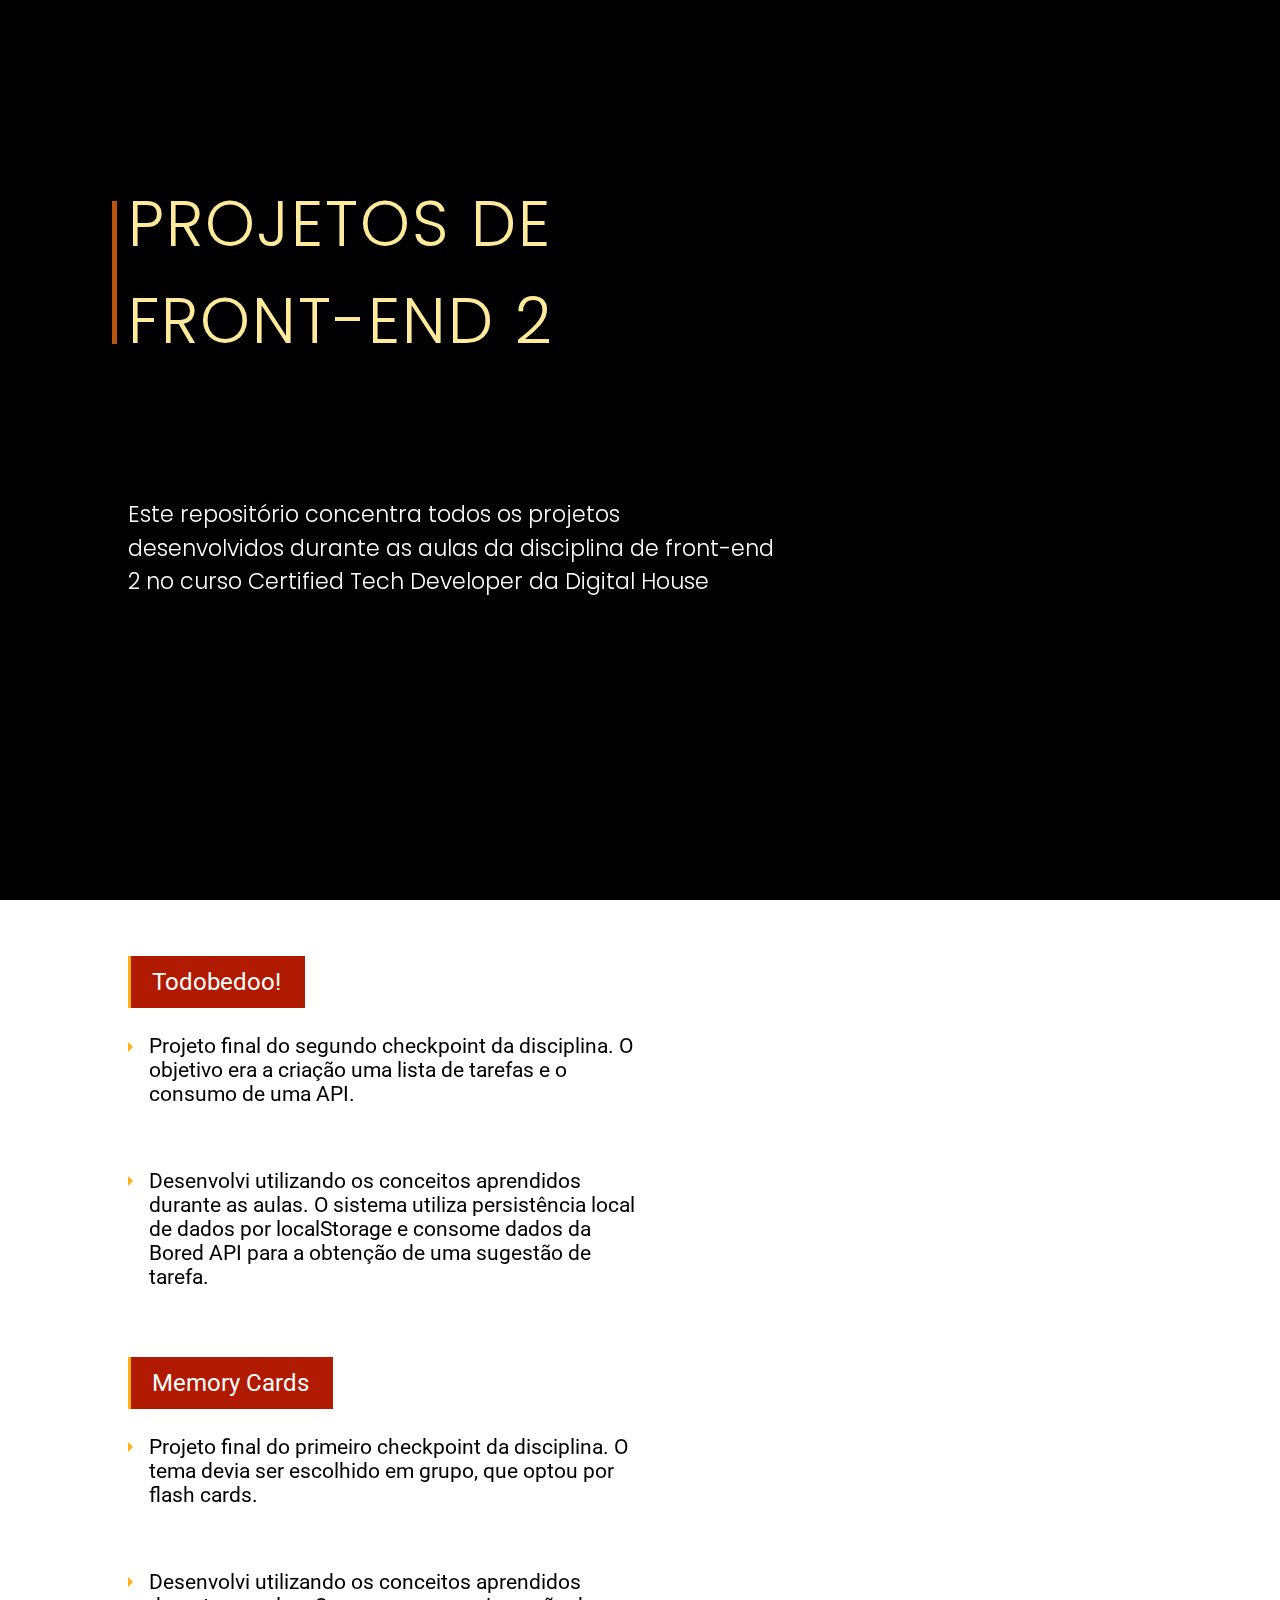
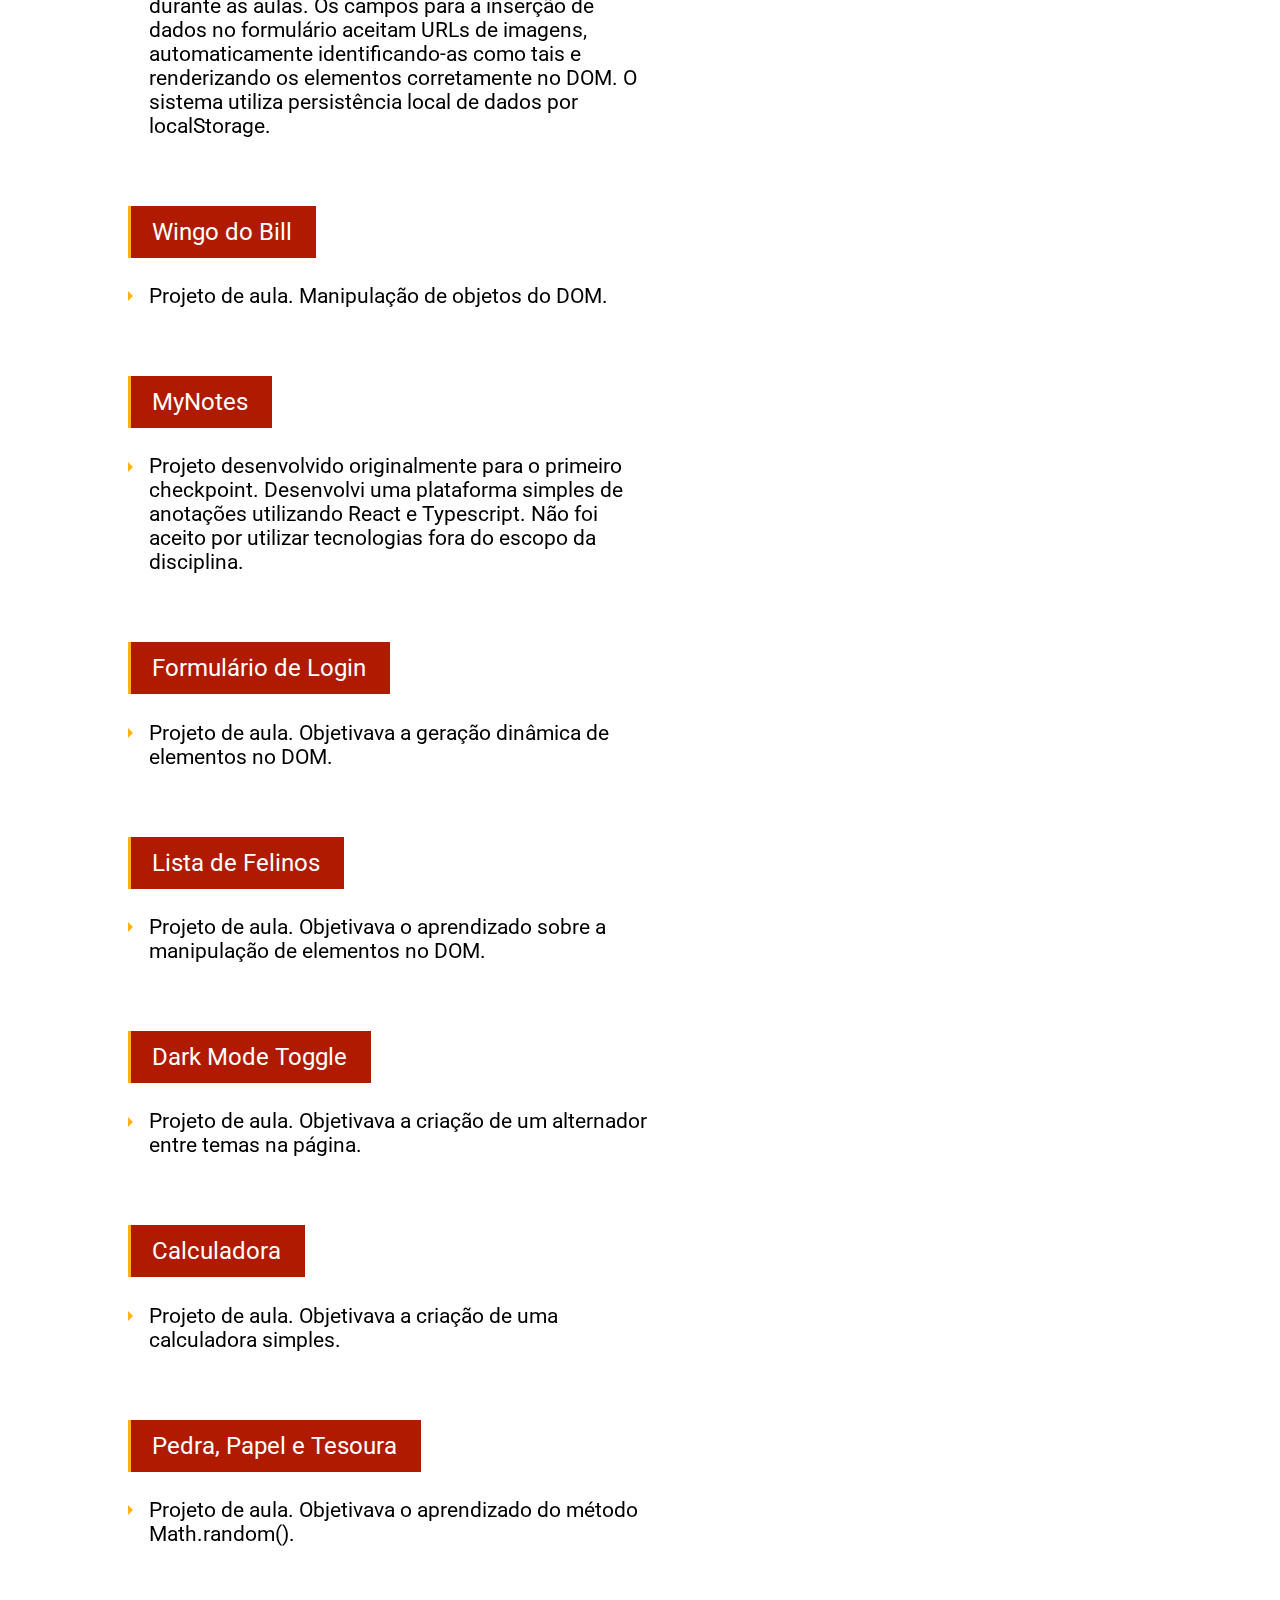
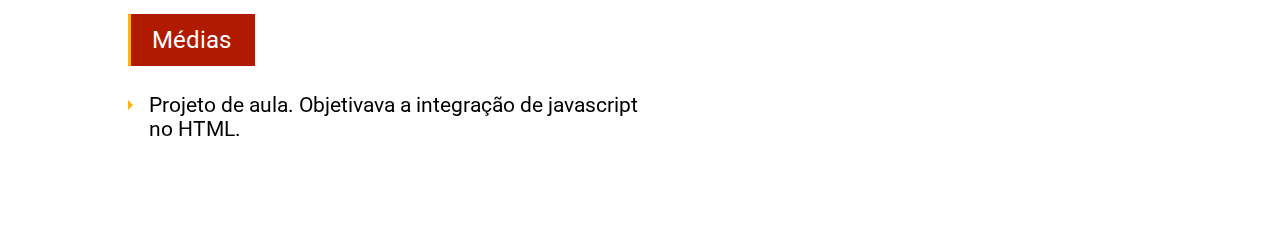
<file: index.html>
<!DOCTYPE html>
<html lang="pt-br">
  <head>
    <meta charset="UTF-8" />
    <meta http-equiv="X-UA-Compatible" content="IE=edge" />
    <meta name="viewport" content="width=device-width, initial-scale=1.0" />
    <title>Projetos de Front-End</title>
    <link rel="stylesheet" href="style.css" />
    <link rel="shortcut icon" href="favicon.png" type="image/x-icon" />
  </head>
  <body>
    <header>
      <h1>
        <span>Projetos de Front-End 2</span>
      </h1>
      <p>
        Este repositório concentra todos os projetos desenvolvidos durante as
        aulas da disciplina de front-end 2 no curso Certified Tech Developer da
        Digital House
      </p>
    </header>

    <main>
      <ul>
        <li>
          <a class="link" href="./averages/" target="_blank">Médias</a>
          <p class="list-description">
            Projeto de aula. Objetivava a integração de javascript no HTML.
          </p>
        </li>

        <li>
          <a class="link" href="./jokenpo/" target="_blank"
            >Pedra, Papel e Tesoura</a
          >
          <p class="list-description">
            Projeto de aula. Objetivava o aprendizado do método Math.random().
          </p>
        </li>

        <li>
          <a class="link" href="./calculator/" target="_blank">Calculadora</a>
          <p class="list-description">
            Projeto de aula. Objetivava a criação de uma calculadora simples.
          </p>
        </li>

        <li>
          <a class="link" href="./darkmode/" target="_blank"
            >Dark Mode Toggle</a
          >
          <p class="list-description">
            Projeto de aula. Objetivava a criação de um alternador entre temas
            na página.
          </p>
        </li>

        <li>
          <a class="link" href="./felinos/" target="_blank">Lista de Felinos</a>
          <p class="list-description">
            Projeto de aula. Objetivava o aprendizado sobre a manipulação de
            elementos no DOM.
          </p>
        </li>

        <li>
          <a class="link" href="./form/" target="_blank">Formulário de Login</a>
          <p class="list-description">
            Projeto de aula. Objetivava a geração dinâmica de elementos no DOM.
          </p>
        </li>

        <li>
          <a
            class="link"
            href="https://mynotes-mda.netlify.app/"
            target="_blank"
            >MyNotes</a
          >
          <p class="list-description">
            Projeto desenvolvido originalmente para o primeiro checkpoint.
            Desenvolvi uma plataforma simples de anotações utilizando React e
            Typescript. Não foi aceito por utilizar tecnologias fora do escopo
            da disciplina.
          </p>
        </li>

        <li>
          <a class="link" href="./wingodobill" target="_blank">Wingo do Bill</a>
          <p class="list-description">
            Projeto de aula. Manipulação de objetos do DOM.
          </p>
        </li>

        <li>
          <a class="link" href="./memorycards" target="_blank">Memory Cards</a>
          <p class="list-description">
            Projeto final do primeiro checkpoint da disciplina. O tema devia ser
            escolhido em grupo, que optou por flash cards.
          </p>
          <p class="list-description">
            Desenvolvi utilizando os conceitos aprendidos durante as aulas. Os
            campos para a inserção de dados no formulário aceitam URLs de
            imagens, automaticamente identificando-as como tais e renderizando
            os elementos corretamente no DOM. O sistema utiliza persistência
            local de dados por localStorage.
          </p>
        </li>

        <li>
          <a class="link" href="./todobedoo" target="_blank">Todobedoo!</a>
          <p class="list-description">
            Projeto final do segundo checkpoint da disciplina. O objetivo era a criação uma 
            lista de tarefas e o consumo de uma API.
          </p>
          <p class="list-description">
            Desenvolvi utilizando os conceitos aprendidos durante as aulas. 
            O sistema utiliza persistência local de dados por localStorage e consome dados
            da Bored API para a obtenção de uma sugestão de tarefa.
          </p>
        </li>
      </ul>
    </main>
  </body>
</html>
</file>
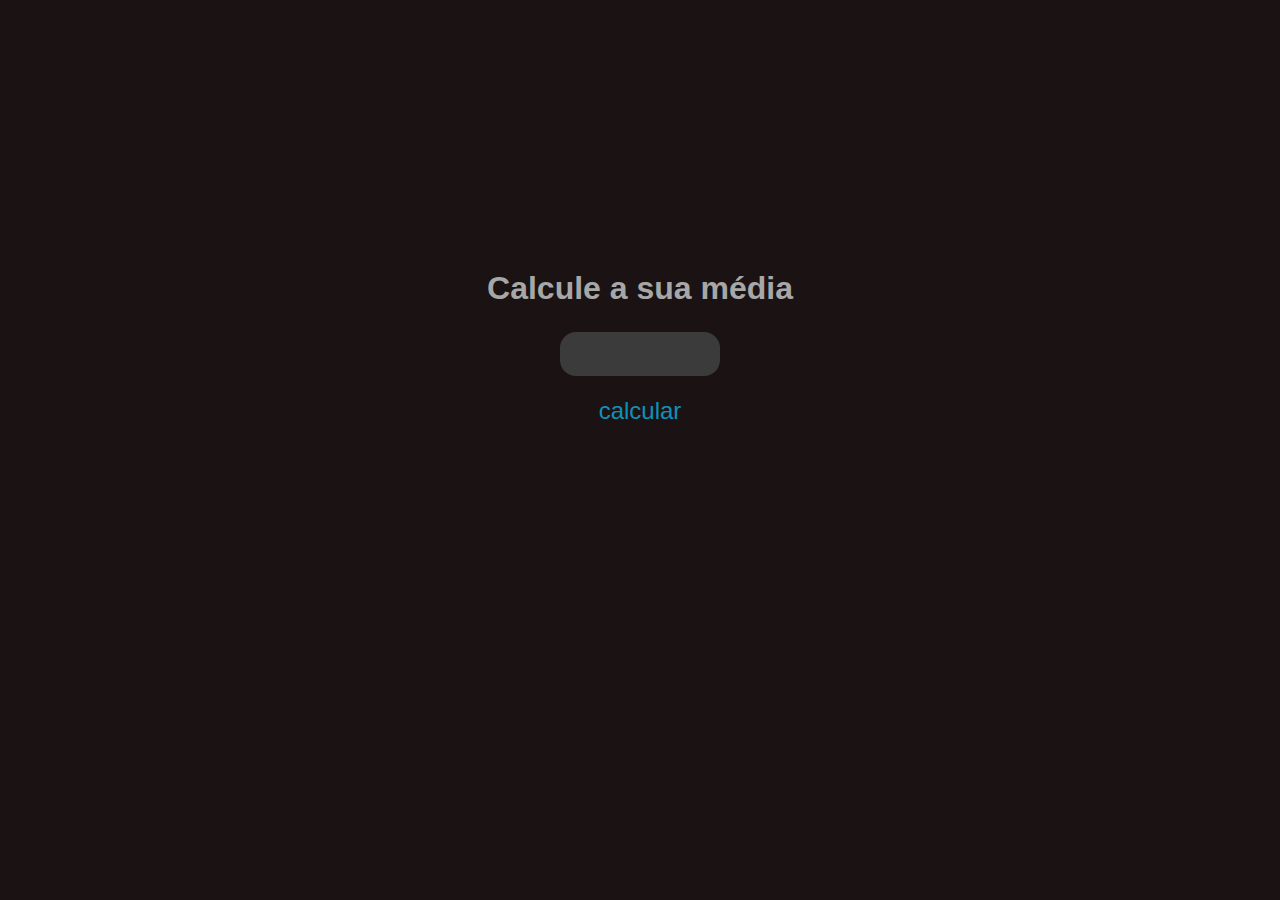
<file: averages/index.html>
<!DOCTYPE html>
<html lang="pt-BR">
<head>
  <meta charset="UTF-8">
  <meta http-equiv="X-UA-Compatible" content="IE=edge">
  <meta name="viewport" content="width=device-width, initial-scale=1.0">
  <title>Cálculo de médias</title>
  <link rel="stylesheet" href="css/styles.css">
  <link rel="shortcut icon" href="favicon.png" type="image/x-icon">
</head>
<body>
  <form action="" class="down-in">
    <h1>Calcule a sua média</h1>
    <input type="number" class="number" id="input1" required>
    <button type="submit">calcular</button>
  </form>
  <script src="js/main.js"></script>
</body>
</html>
</file>
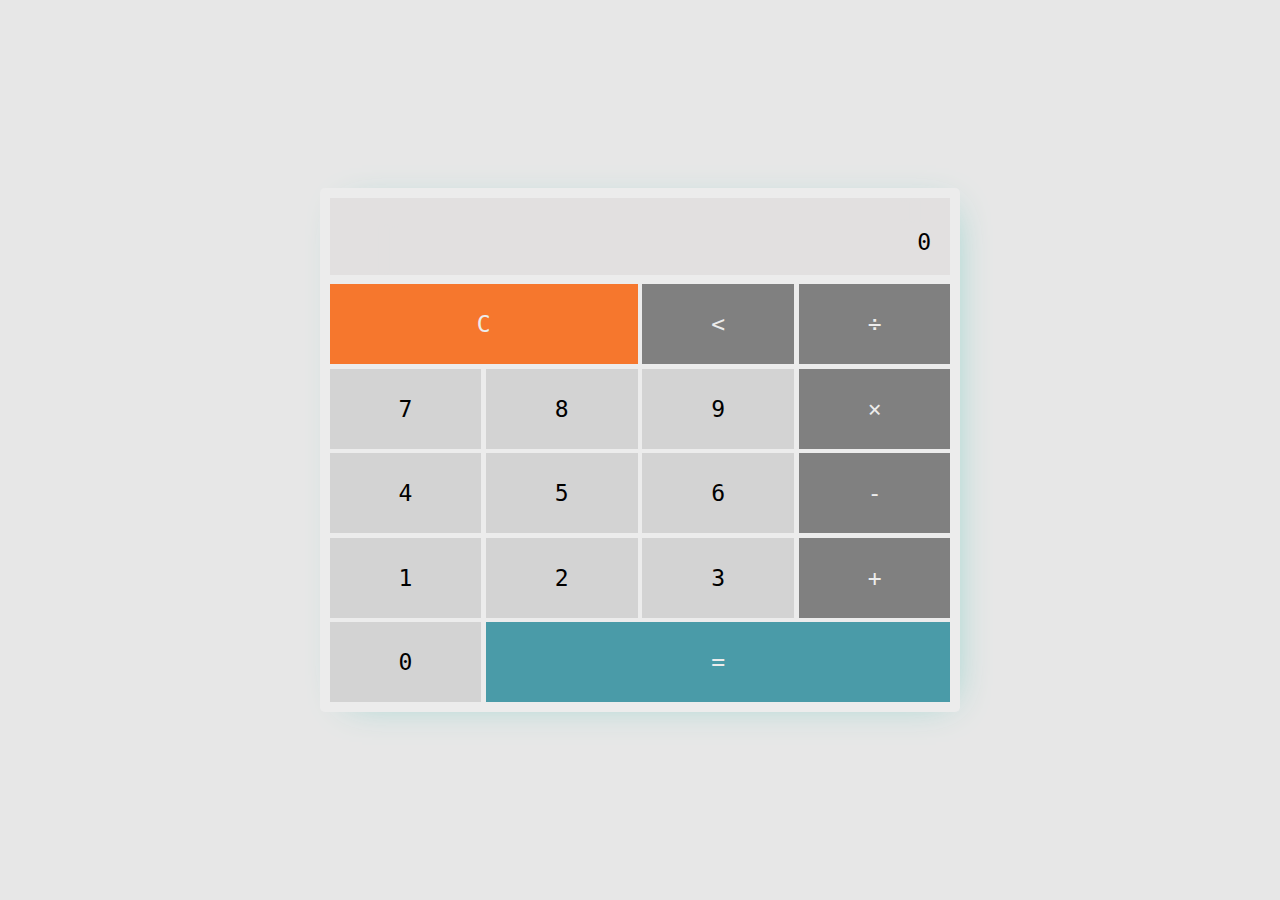
<file: calculator/index.html>
<!DOCTYPE html>
<html lang="en">
<head>
  <meta charset="UTF-8">
  <meta http-equiv="X-UA-Compatible" content="IE=edge">
  <meta name="viewport" content="width=device-width, initial-scale=1.0">
  <title>Calculadora</title>
  <link rel="stylesheet" href="css/style.css">
  <link rel="shortcut icon" href="favicon.png" type="image/x-icon">
  <link rel="manifest" href="manifest.json">
</head>
<body>
  <div id="calculator">
    <div class="display">
      <div id="currentOperationContainer">
        <span id="currentOperation"></span>
      </div>
      
      <div id="mainValueContainer">
        <span id="mainValue">0</span>
      </div>
    </div>
    <div class="buttons">
      <button id="clear">C</button>
      <button id="delete">&lt;</button>
      <button id="divide">÷</button>
      <button id="n7" class="body n">7</button>
      <button id="n8" class="body n">8</button>
      <button id="n9" class="body n">9</button>
      <button id="multiply">×</button>
      <button id="n4" class="body n">4</button>
      <button id="n5" class="body n">5</button>
      <button id="n6" class="body n">6</button>
      <button id="subtract">-</button>
      <button id="n1" class="body n">1</button>
      <button id="n2" class="body n">2</button>
      <button id="n3" class="body n">3</button>
      <button id="add">+</button>
      <button id="n0" class="body n">0</button>
      <button id="equals">=</button>
    </div>
  </div>
  <script src="js/main.js"></script>
</body>
</html>
</file>
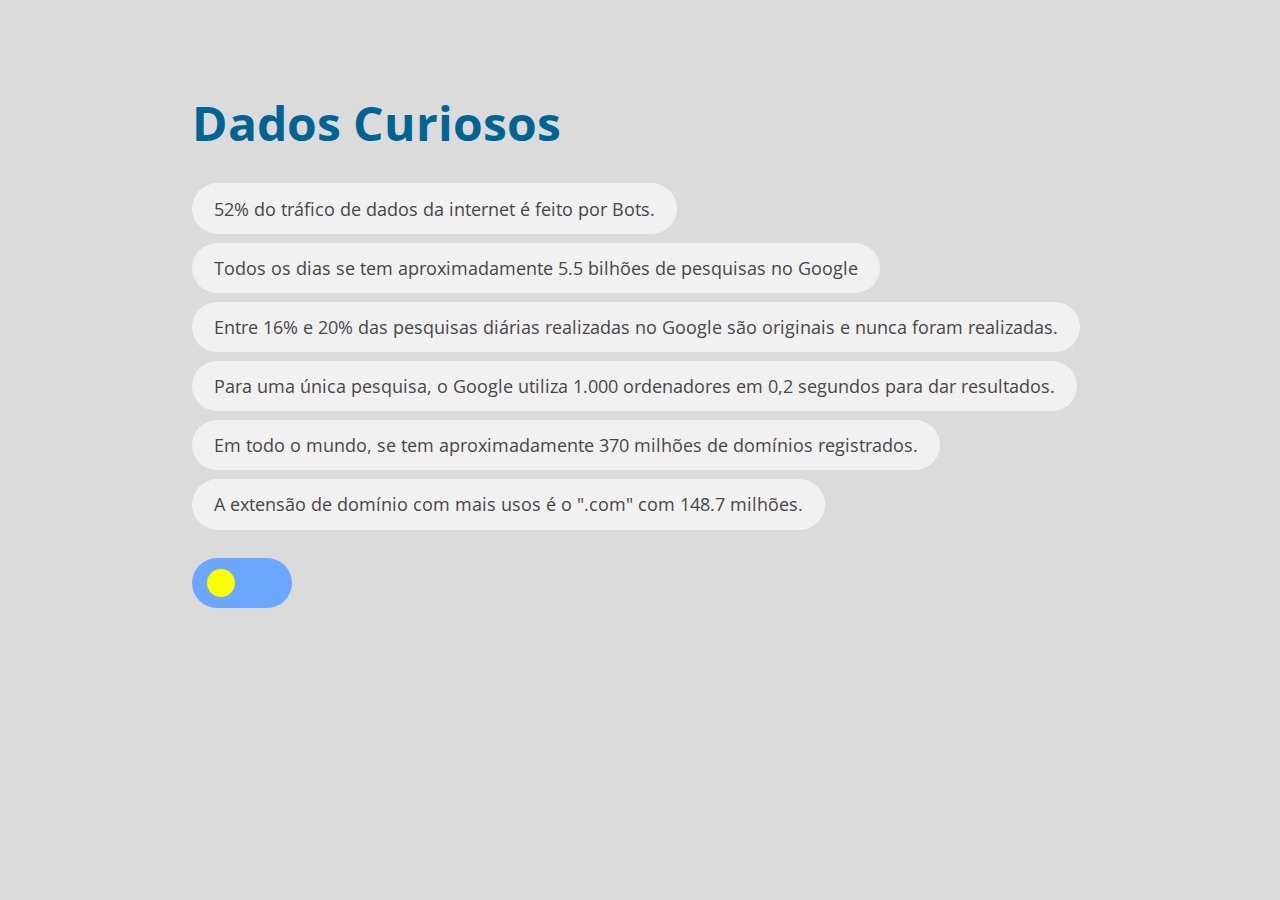
<file: dark-mode/index.html>
<!DOCTYPE html>
<html lang="pt-BR">
<head>
  <meta charset="UTF-8">
  <meta http-equiv="X-UA-Compatible" content="IE=edge">
  <meta name="viewport" content="width=device-width, initial-scale=1.0">
  <title>Dark Mode Toggle</title>
  <link rel="stylesheet" href="css/styles.css">
  <link rel="shortcut icon" href="favicon.png" type="image/x-icon">
</head>
<body>  
    <h1>Dados Curiosos</h1>
    <ul>
      <li>52% do tráfico de dados da internet é feito por Bots.</li>
      <li>Todos os dias se tem aproximadamente 5.5 bilhões de pesquisas no Google</li>
      <li>Entre 16% e 20% das pesquisas diárias realizadas no Google são originais e nunca foram realizadas.</li>
      <li>Para uma única pesquisa, o Google utiliza 1.000 ordenadores em 0,2 segundos para dar resultados.</li>
      <li>Em todo o mundo, se tem aproximadamente 370 milhões de domínios registrados.</li>
      <li>A extensão de domínio com mais usos é o ".com" com 148.7 milhões.</li>
    </ul>
    <div class="dark-mode-toggle">
      <button><div></div></button>
    </div>
    <script src="js/main.js"></script>
</body>
</html>
</file>
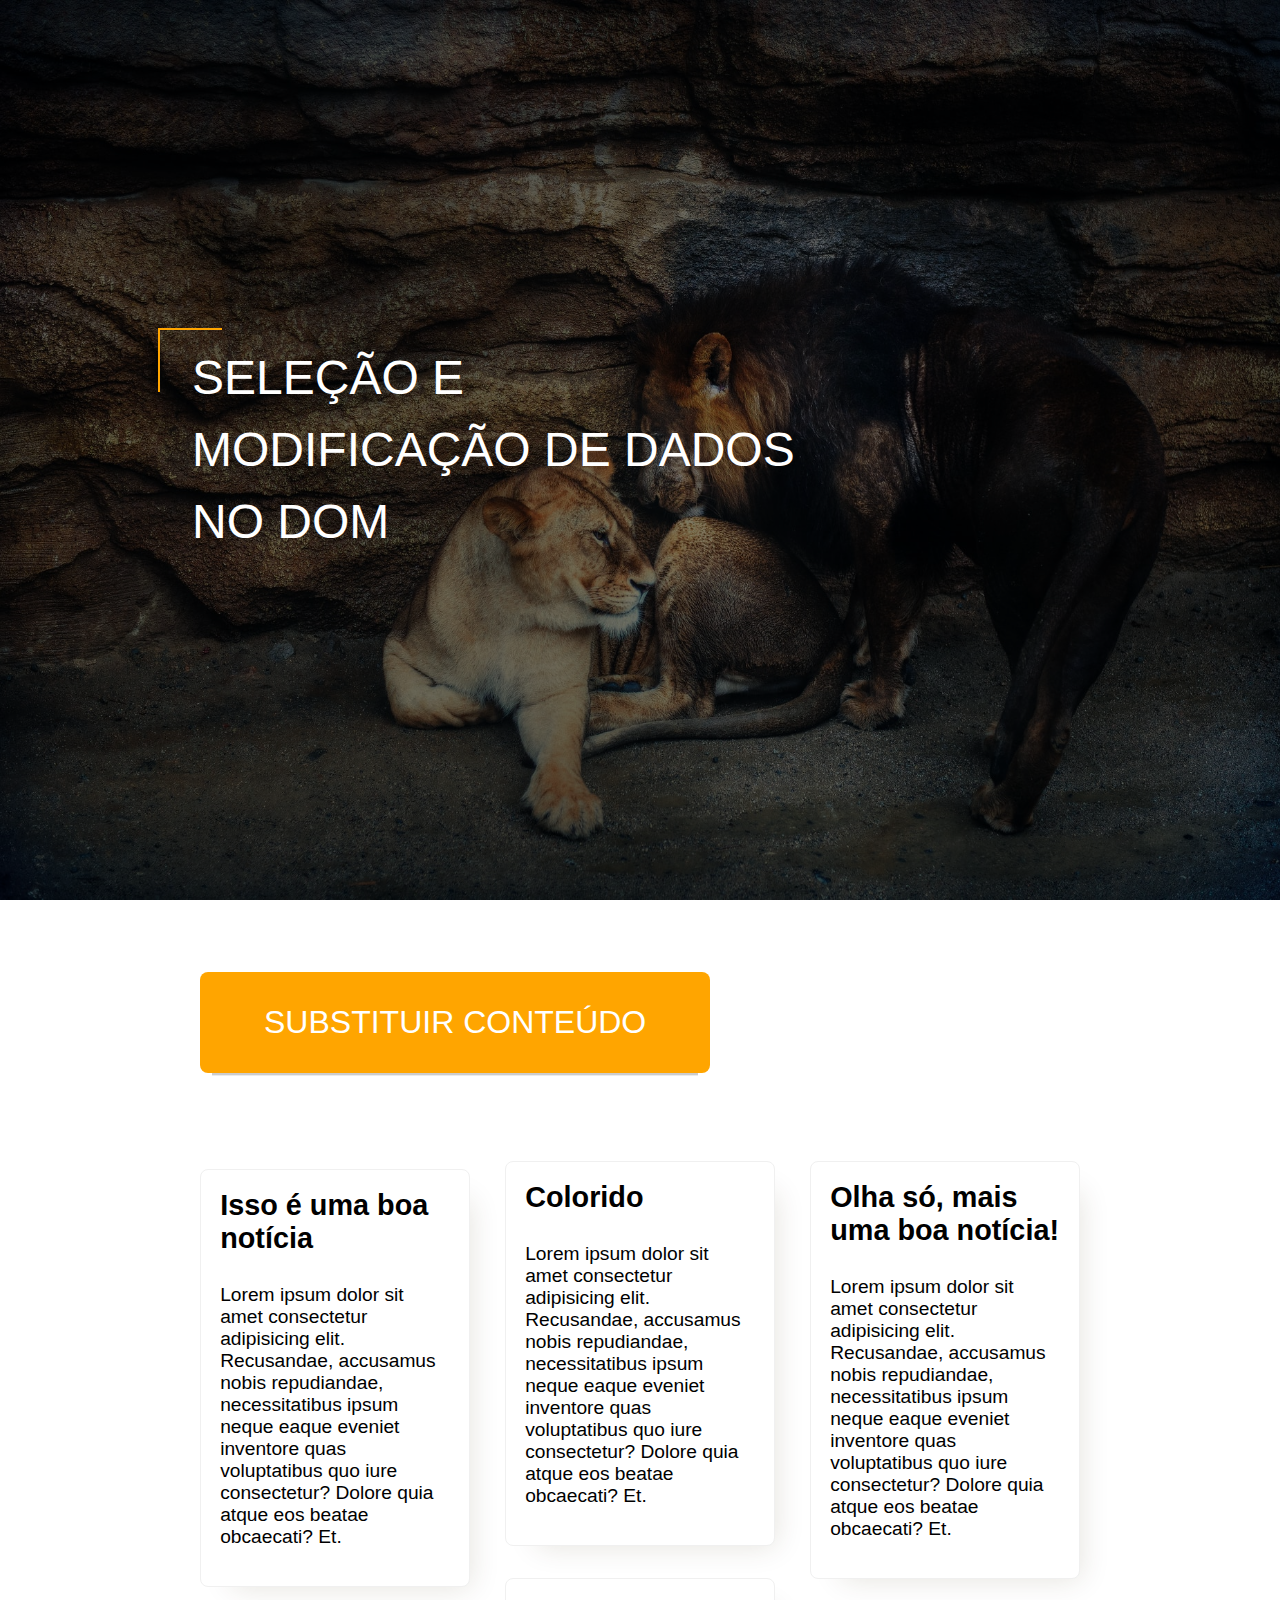
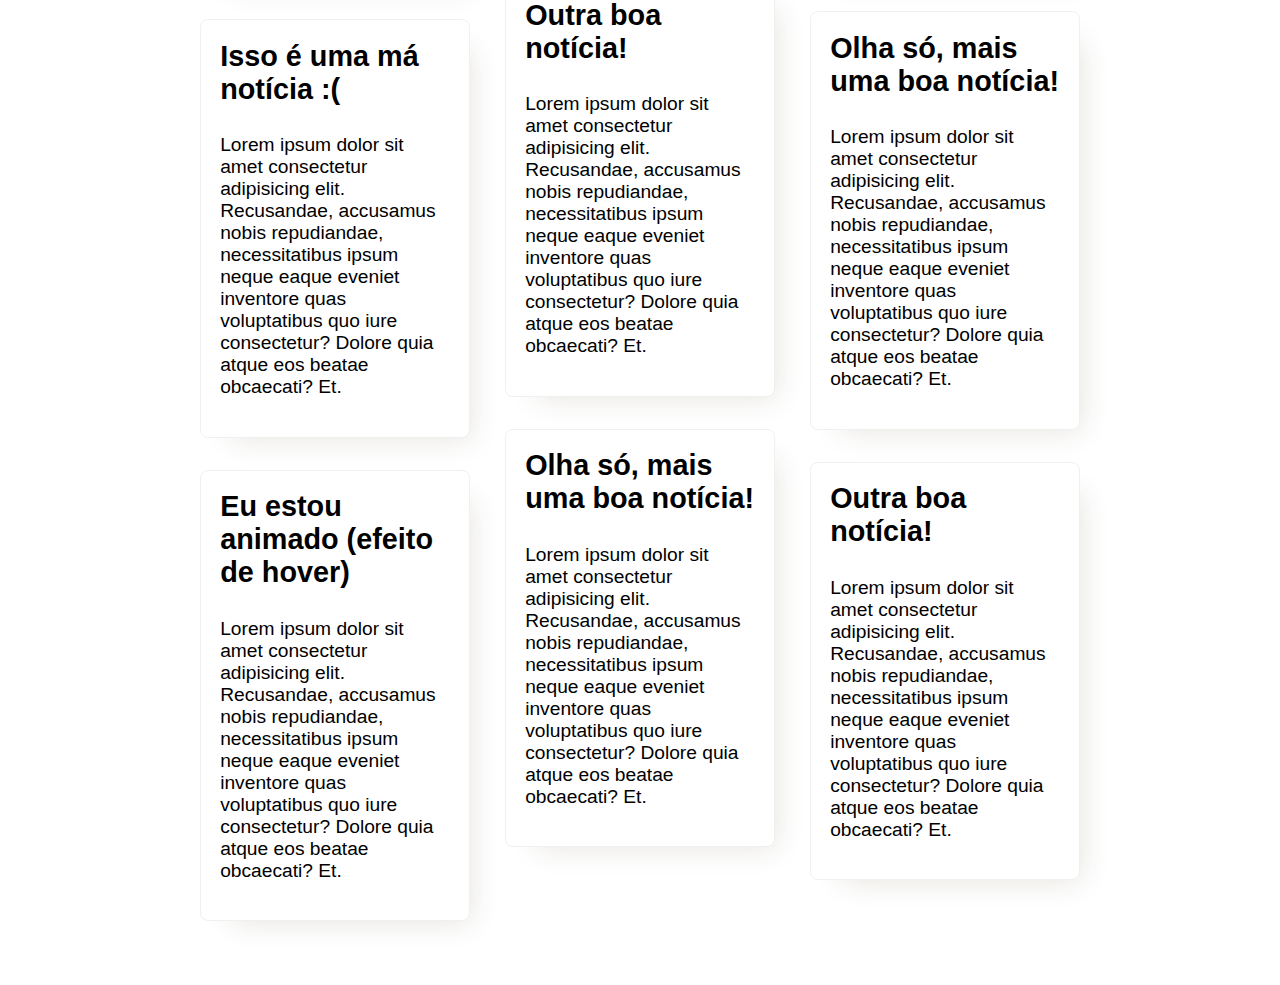
<file: felinos/index.html>
<!DOCTYPE html>
<html lang="pt-BR">
  <head>
    <meta charset="UTF-8" />
    <meta http-equiv="X-UA-Compatible" content="IE=edge" />
    <meta name="viewport" content="width=device-width, initial-scale=1.0" />
    <link rel="stylesheet" href="css/styles.css" />
    <title>Lista de Felinos</title>
    <link rel="shortcut icon" href="favicon.png" type="image/x-icon">
  </head>
  <body>
    <header>
      <h1>Seleção e modificação de dados no DOM</h1>
    </header>

    <section>
      <button class="btn">substituir conteúdo</button>
    </section>

    <section id="main">
      <article>
        <h2>Isso é uma boa notícia</h2>
        <p>
          Lorem ipsum dolor sit amet consectetur adipisicing elit. Recusandae,
          accusamus nobis repudiandae, necessitatibus ipsum neque eaque eveniet
          inventore quas voluptatibus quo iure consectetur? Dolore quia atque
          eos beatae obcaecati? Et.
        </p>
      </article>

      <article>
        <h2>Isso é uma má notícia :(</h2>
        <p>
          Lorem ipsum dolor sit amet consectetur adipisicing elit. Recusandae,
          accusamus nobis repudiandae, necessitatibus ipsum neque eaque eveniet
          inventore quas voluptatibus quo iure consectetur? Dolore quia atque
          eos beatae obcaecati? Et.
        </p>
      </article>

      <article class="animado">
        <h2>Eu estou animado (efeito de hover)</h2>
        <p>
          Lorem ipsum dolor sit amet consectetur adipisicing elit. Recusandae,
          accusamus nobis repudiandae, necessitatibus ipsum neque eaque eveniet
          inventore quas voluptatibus quo iure consectetur? Dolore quia atque
          eos beatae obcaecati? Et.
        </p>
      </article>

      <article class="diferente">
        <h2>Colorido</h2>
        <p>
          Lorem ipsum dolor sit amet consectetur adipisicing elit. Recusandae,
          accusamus nobis repudiandae, necessitatibus ipsum neque eaque eveniet
          inventore quas voluptatibus quo iure consectetur? Dolore quia atque
          eos beatae obcaecati? Et.
        </p>
      </article>

      <article>
        <h2>Outra boa notícia!</h2>
        <p>
          Lorem ipsum dolor sit amet consectetur adipisicing elit. Recusandae,
          accusamus nobis repudiandae, necessitatibus ipsum neque eaque eveniet
          inventore quas voluptatibus quo iure consectetur? Dolore quia atque
          eos beatae obcaecati? Et.
        </p>
      </article>

      <article>
        <h2>Olha só, mais uma boa notícia!</h2>
        <p>
          Lorem ipsum dolor sit amet consectetur adipisicing elit. Recusandae,
          accusamus nobis repudiandae, necessitatibus ipsum neque eaque eveniet
          inventore quas voluptatibus quo iure consectetur? Dolore quia atque
          eos beatae obcaecati? Et.
        </p>
      </article>

      <article>
        <h2>Olha só, mais uma boa notícia!</h2>
        <p>
          Lorem ipsum dolor sit amet consectetur adipisicing elit. Recusandae,
          accusamus nobis repudiandae, necessitatibus ipsum neque eaque eveniet
          inventore quas voluptatibus quo iure consectetur? Dolore quia atque
          eos beatae obcaecati? Et.
        </p>
      </article>

      <article>
        <h2>Olha só, mais uma boa notícia!</h2>
        <p>
          Lorem ipsum dolor sit amet consectetur adipisicing elit. Recusandae,
          accusamus nobis repudiandae, necessitatibus ipsum neque eaque eveniet
          inventore quas voluptatibus quo iure consectetur? Dolore quia atque
          eos beatae obcaecati? Et.
        </p>
      </article>

      <article>
        <h2>Outra boa notícia!</h2>
        <p>
          Lorem ipsum dolor sit amet consectetur adipisicing elit. Recusandae,
          accusamus nobis repudiandae, necessitatibus ipsum neque eaque eveniet
          inventore quas voluptatibus quo iure consectetur? Dolore quia atque
          eos beatae obcaecati? Et.
        </p>
      </article>
    </section>
    <script src="app.js"></script>
  </body>
</html>
</file>
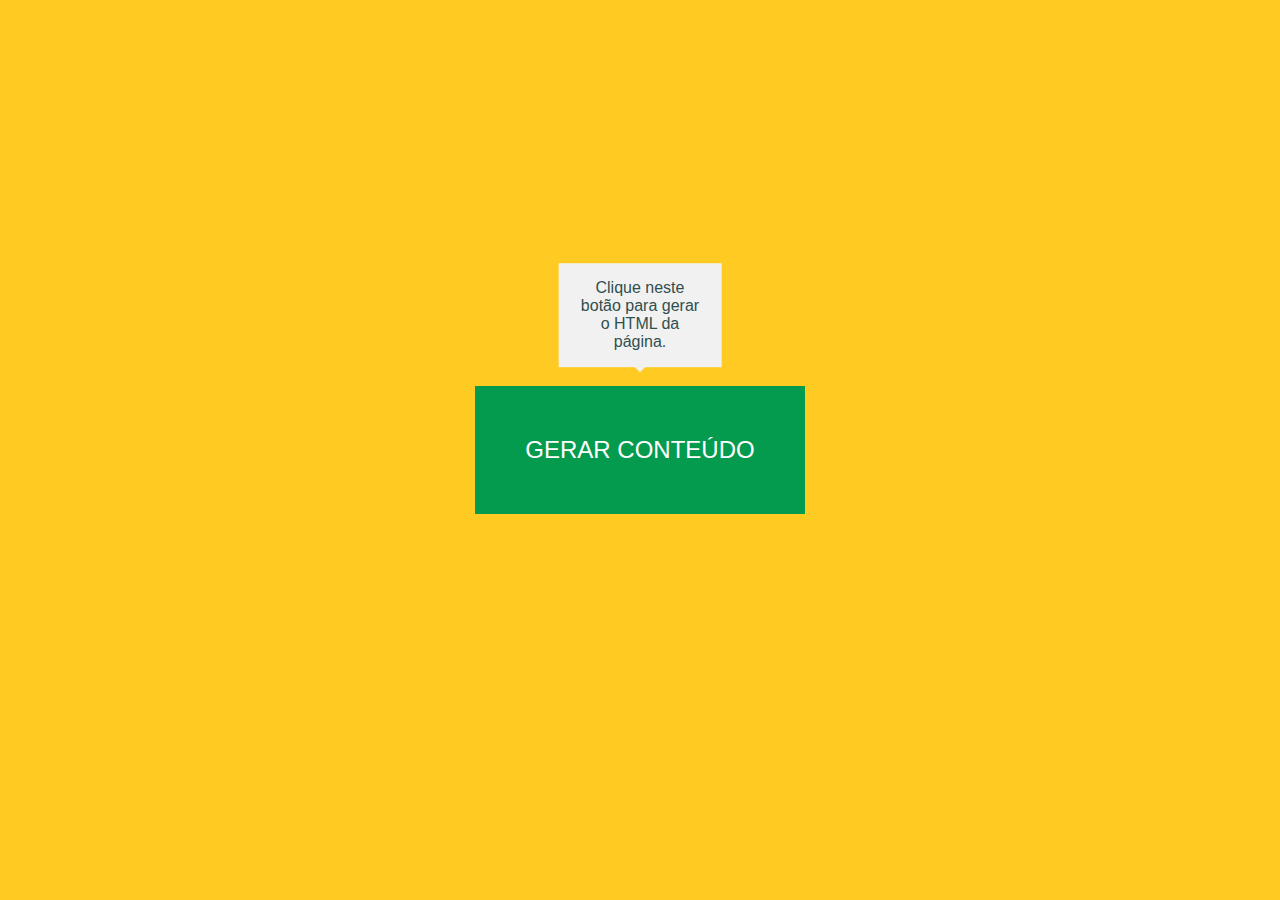
<file: form/index.html>
<!DOCTYPE html>
<html lang="pt-BR">
<head>
  <meta charset="UTF-8">
  <meta http-equiv="X-UA-Compatible" content="IE=edge">
  <meta name="viewport" content="width=device-width, initial-scale=1.0">
  <title>Formulário gerado dinamicamente</title>
  <link rel="stylesheet" href="css/style.css">
  <link rel="shortcut icon" href="favicon.png" type="image/x-icon">
</head>
<body>
  <script src="js/main.js"></script>
</body>
</html>
</file>
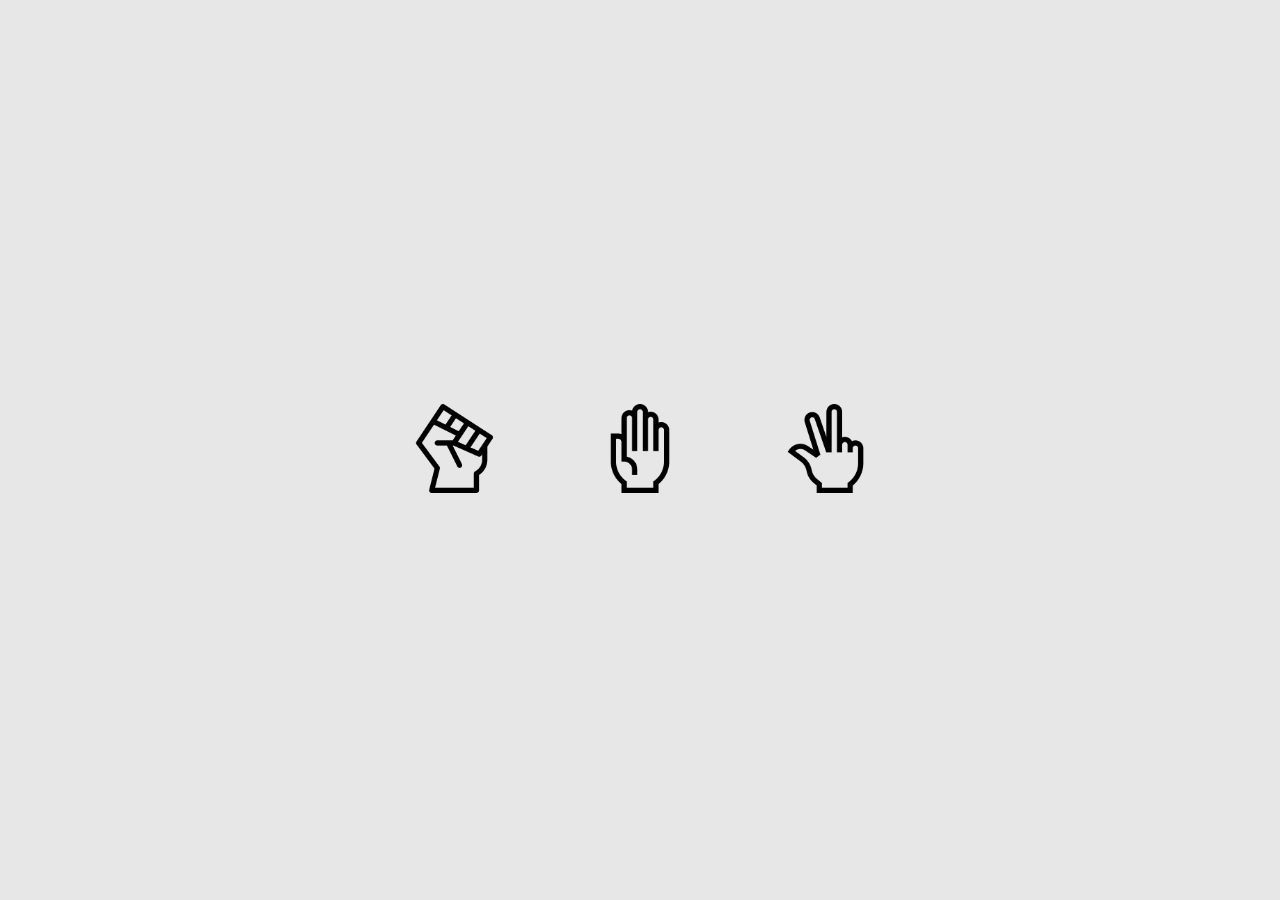
<file: jokenpo/index.html>
<!DOCTYPE html>
<html lang="pt-BR">
<head>
  <meta charset="UTF-8">
  <meta http-equiv="X-UA-Compatible" content="IE=edge">
  <meta name="viewport" content="width=device-width, initial-scale=1.0">
  <title>Pedra | Papel | Tesoura</title>
  <link rel="stylesheet" href="css/style.css">
  <link rel="shortcut icon" href="favicon.png" type="image/x-icon">
</head>
<body>
  <div id="options">
    <button id="rock">
      <img src="img/ico-rock.png" alt="pedra">
    </button>

    <button id="paper">
      <img src="img/ico-paper.png" alt="papel">
    </button>

    <button id="scissors">
      <img src="img/ico-scissors.png" alt="tesoura">
    </button>
  </div>
  <script src="main.js"></script>
</body>
</html>
</file>
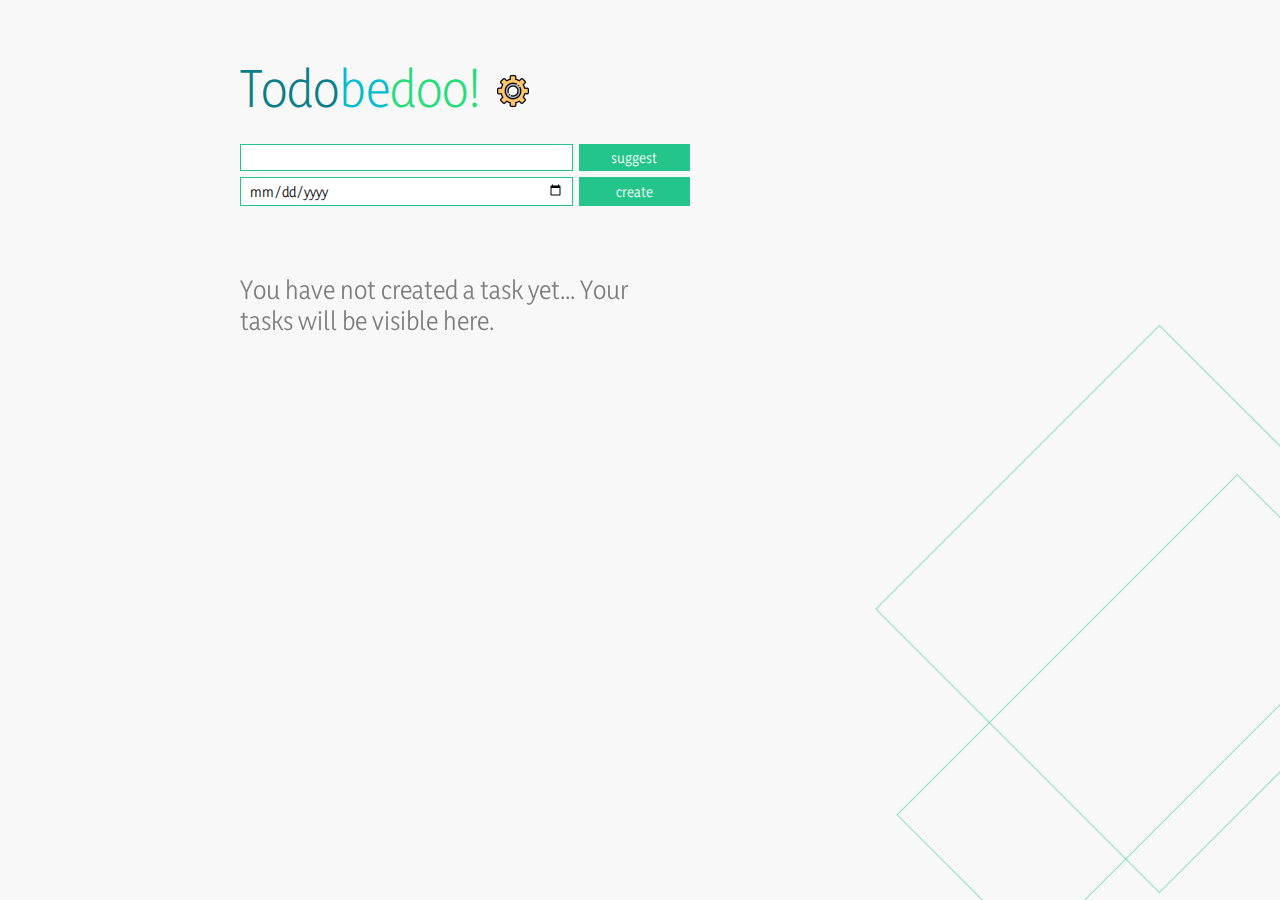
<file: todobedoo/index.html>
<!DOCTYPE html>
<html lang="en">
<head>
  <meta charset="UTF-8">
  <meta http-equiv="X-UA-Compatible" content="IE=edge">
  <meta name="viewport" content="width=device-width, initial-scale=1.0">
  <title>Todobedoo!</title>
  <meta name="description" content="Organize your life with Todobedoo!">
  <meta name="keywords" content="todos, tasks, keep">
  <meta property="og:description" content="Organize your life with Todobedoo!">
  <meta property="og:image" content="https://github.com/mdaffonso/frontend2/blob/master/todolist/img/splash.png?raw=true">
  <meta name="theme-color" content="#f8f8f8">
  <meta name="theme-color" media="(prefers-color-scheme: dark)" content="#000000">
  <link rel="stylesheet" href="css/style.css">
  <link rel="stylesheet" href="css/toaster.css">
  <link rel="shortcut icon" href="img/favicon.png" type="image/x-icon">
  <script src="js/main.js" type="module" defer></script>
</head>
<body data-theme="light">
  <script>
    if(localStorage.getItem("theme")) 
      document.body.setAttribute("data-theme", localStorage.getItem("theme"))
  </script>
  <header>
    <div class="head">
      <h1>Todo<span class="p1">be</span><span class="p2">doo!</span></h1>
      <div class="settings">
        <button class="settings-button" id="settings-button" aria-label="settings"><img src="img/settings.png" alt="settings"></button>
        <div id="settings-blurb" data-show="false" data-transition="false">
          <p>Toggle theme:</p>
          <button aria-label="toggle theme" id="theme-button" class="btn-theme"></button>
          <button class="btn-restore" data-show="false" disabled>Restore last deleted task</button>
          <p class="info">Created by Matheus Dalmas Affonso. <a href="https://github.com/mdaffonso" target="_blank">Check out my Github profile.</a></p>
        </div>
      </div>
    </div>
    <form>
      <input type="text" name="create" id="create">
      <button type="button" class="btn" id="suggest-button" data-loading="false">suggest</button>
      <input type="date" name="due-date" id="due-date">
      <button type="submit" class="btn">create</button>
    </form>
  </header>
  <main>
    <p id="empty-tooltip" data-hide="false">You have not created a task yet... Your tasks will be visible here.</p>
  </main>
</body>
</html>
</file>
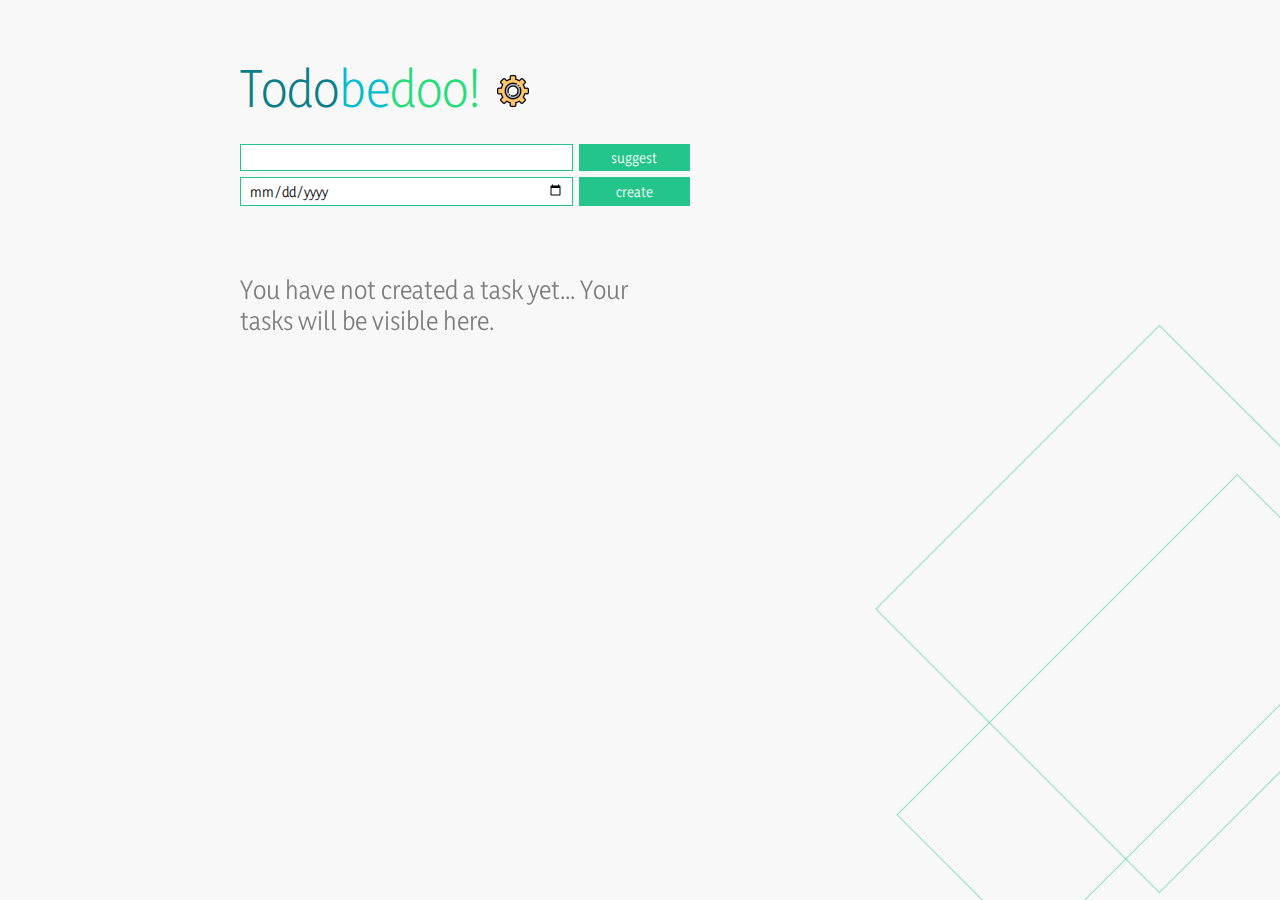
<file: todolist/index.html>
<!DOCTYPE html>
<html lang="en">
<head>
  <meta charset="UTF-8">
  <meta http-equiv="X-UA-Compatible" content="IE=edge">
  <meta name="viewport" content="width=device-width, initial-scale=1.0">
  <title>Todobedoo!</title>
  <meta name="description" content="Organize your life with Todobedoo!">
  <meta name="keywords" content="todos, tasks, keep">
  <meta property="og:description" content="Organize your life with Todobedoo!">
  <meta property="og:image" content="https://github.com/mdaffonso/frontend2/blob/master/todolist/img/splash.png?raw=true">
  <meta name="theme-color" content="#f8f8f8">
  <meta name="theme-color" media="(prefers-color-scheme: dark)" content="#000000">
  <link rel="stylesheet" href="css/style.css">
  <link rel="stylesheet" href="css/toaster.css">
  <link rel="shortcut icon" href="img/favicon.png" type="image/x-icon">
  <script src="js/main.js" type="module" defer></script>
</head>
<body data-theme="light">
  <script>
    if(localStorage.getItem("theme")) 
      document.body.setAttribute("data-theme", localStorage.getItem("theme"))
  </script>
  <header>
    <div class="head">
      <h1>Todo<span class="p1">be</span><span class="p2">doo!</span></h1>
      <div class="settings">
        <button class="settings-button" id="settings-button" aria-label="settings"><img src="img/settings.png" alt="settings"></button>
        <div id="settings-blurb" data-show="false" data-transition="false">
          <p>Toggle theme:</p>
          <button aria-label="toggle theme" id="theme-button" class="btn-theme"></button>
          <button class="btn-restore" data-show="false" disabled>Restore last deleted task</button>
        </div>
      </div>
    </div>
    <form>
      <input type="text" name="create" id="create">
      <button type="button" class="btn" id="suggest-button" data-loading="false">suggest</button>
      <input type="date" name="due-date" id="due-date">
      <button type="submit" class="btn">create</button>
    </form>
  </header>
  <main>
    <p id="empty-tooltip" data-hide="false">You have not created a task yet... Your tasks will be visible here.</p>
  </main>
</body>
</html>
</file>
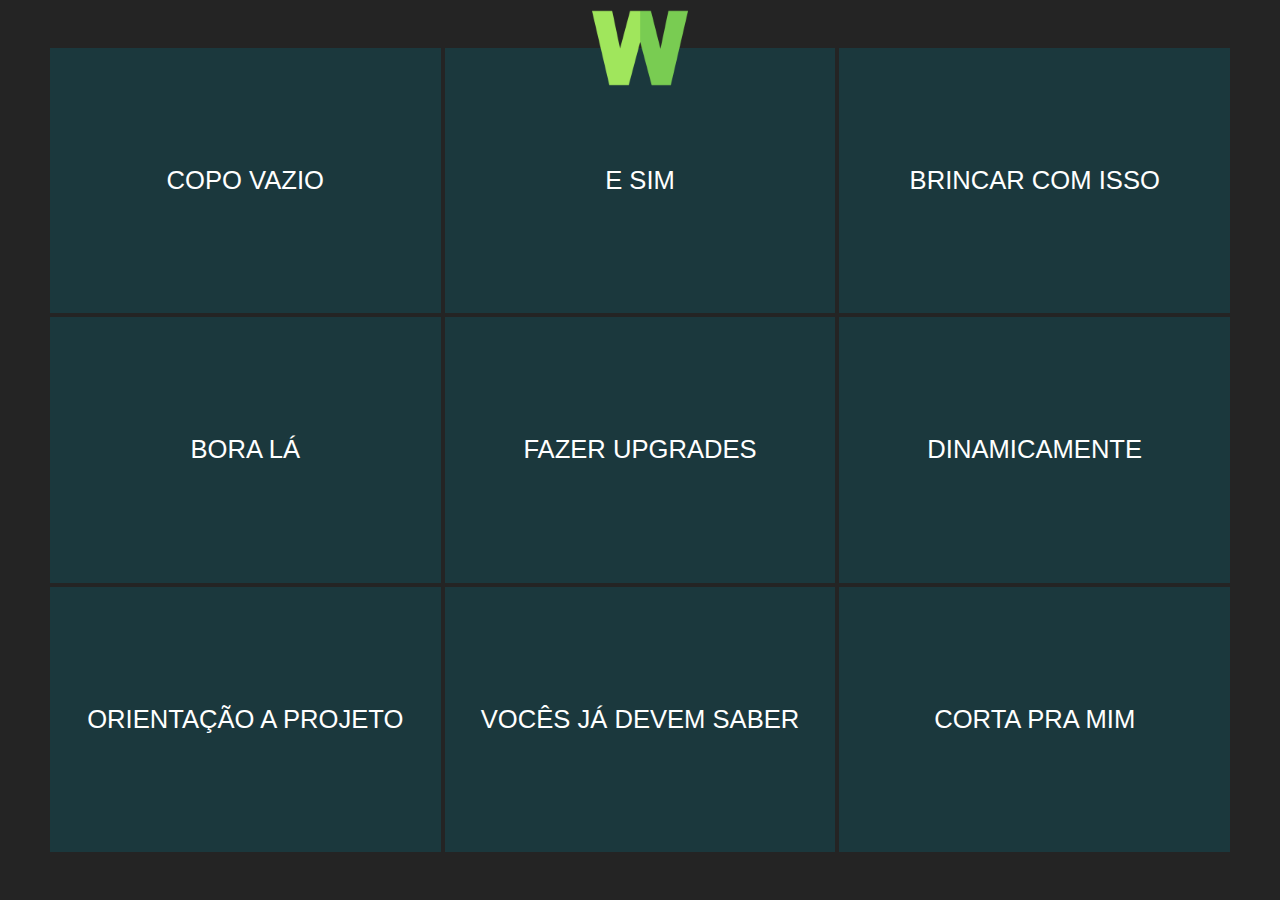
<file: wingodobill/index.html>
<!DOCTYPE html>
<html lang="pt-br">
<head>
  <meta charset="UTF-8">
  <meta http-equiv="X-UA-Compatible" content="IE=edge">
  <meta name="viewport" content="width=device-width, initial-scale=1.0">
  <title>Wingo do Bill</title>
  <link rel="stylesheet" href="css/style.css">
  <link rel="shortcut icon" href="favicon.png" type="image/x-icon">
</head>
<body>
  <img src="favicon.png" alt="logo" id="logo">
  <div id="bingo">
    <h1>Wingo!</h1>
    <div id="frases"></div>
    <button id="replay">jogar de novo</button>
  </div>
  <script src="js/main.js"></script>
</body>
</html>
</file>
<file: style.css>
@import url('https://fonts.googleapis.com/css2?family=Poppins:wght@300;700&family=Roboto:wght@300;500;700&display=swap');

* {
  box-sizing: border-box;
  margin: 0;
  font-family: 'Roboto', 'Arial', 'Verdana', sans-serif;
  text-decoration: none;
}

body {
  margin: 0;
  background: black;
  min-height: 100vh;
}

body::before {
  position: fixed;
  top: 0;
  left: 0;
  right: 0;
  bottom: 0;
  content: '';
  background-image: url('https://images.unsplash.com/photo-1620993090898-aa3cd228d63c?ixid=MnwxMjA3fDB8MHxwaG90by1wYWdlfHx8fGVufDB8fHx8&ixlib=rb-1.2.1&auto=format&fit=crop&w=1934&q=80');
  background-size: cover;
  background-repeat: no-repeat;
  filter: brightness(0.5);
  z-index: -1;
}

header {
  min-height: 100vh;
}

header, main {
  position: relative;
  padding: 3em 10vw;
}

header h1 {
  max-width: 12ch;
  font-size: 3rem;
  text-transform: uppercase;
  color: rgb(255, 233, 154);
  padding: 2em 0;
  line-height: 1.5em;
  position: relative;
}

header h1 span {
  font-family: 'Poppins', sans-serif;
  font-weight: 300;
  letter-spacing: 2px;
  position: relative;
}

header p {
  margin-bottom: 3em;
  font-family: 'Poppins', 'Arial', sans-serif;
  font-weight: 300;
  font-size: 1.4rem;
  line-height: 1.5em;
  color: white;
  max-width: 50ch;
}

main {
  background: white;
  color: black;
}

main ul {
  list-style-type: none;
  padding: 0;
  margin: 0;
  display: flex;
  flex-flow: column-reverse;
}

main ul li {
  margin: 0.5em 0;
}

main ul li[data-variant="low-opacity"] {
  opacity: 0.5;
  text-decoration: line-through;
}

.list-description {
  position: relative;
  font-size: 1.3rem;
  padding: 0.5em 1em;
  margin-bottom: 2em;
  max-width: 45ch;
}

.list-description::before {
  content: '';
  position: absolute;
  top: 0.85em;
  left: 0;
  width: 0; 
  height: 0; 
  border: 5px solid transparent;
  
  border-left: 5px solid #ffb116;
}

.link {
  word-wrap: break-word;
  position: relative;
  display: flex;
  max-width: max-content;
  font-size: 1.5rem;
  color: white;
  margin-bottom: 1rem;
  padding: 0.5em 1em;
  background: transparent;
  z-index: 1;
}

.link::before {
  content: '';
  position: absolute;
  background: rgb(175, 26, 0);
  top: 0;
  left: 0;
  width: 100%;
  height: 100%;
  z-index:-2;
}

.link::after {
  content: '';
  position: absolute;
  background: #ffb116;
  top: 0;
  left: 0;
  width: 3px;
  height: 100%;
  z-index: -1;

  transition: width 200ms cubic-bezier(.82,-0.03,.19,1.38);
}

.link:hover::after {
  width: 100%;
}

@media (min-width: 750px) {
  header h1 {
    font-size: 4rem;
  }

  header h1 span::before {
    content: '';
    position: absolute;
    top: 12%;
    left: -1rem;
    width: 5px;
    height: 76.5%;
    background: rgb(183, 86, 17);
  }
}
</file>
<file: averages/css/styles.css>
* {
  box-sizing: border-box;
}

body {
  background: rgb(27, 19, 19);
  display: flex;
  justify-content: center;
  align-items: center;
  flex-flow: column wrap;
  min-height: 75vh;
  font-family:'Trebuchet MS', 'Lucida Sans Unicode', 'Lucida Grande', 'Lucida Sans', Arial, sans-serif;
  color:rgb(167, 167, 167);
  padding: 0 1rem;
  text-align: center;
}

h1.average {
  font-size: 3rem;
  color:rgb(13, 145, 185);
}

h3 {
  color:rgb(112, 111, 98);
  line-height: 1.2em;
}

form {
  display: flex;
  flex-flow: column;
  justify-content: center;
  align-items: center;
}

button, a {
  background: transparent;
  font-size: 1.5rem;
  cursor: pointer;
  border: none;
  border-radius: 1rem;
  color: rgb(13, 145, 185);
  margin: 1rem 0;
}

a {
  color: rgb(112, 111, 98);
  opacity: 0;
  font-size: 1rem;
  text-decoration: underline;
}

.number {
  max-width: 10rem;
  margin: 0.25rem 0;
  padding: 0.5rem;
  background:rgb(59, 59, 59);
  border: none;
  color: rgb(167, 167, 167);
  text-align: center;
  font-size: 1.5rem;
  border-radius: 1rem;
  transition: box-shadow 250ms ease-in-out;
}

.number:focus {
  outline: none;
  box-shadow: 0 0 0 0.15rem rgb(27, 19, 19),
    0 0 0 0.3rem rgb(4, 105, 136);
}

input::-webkit-outer-spin-button,
input::-webkit-inner-spin-button {
  -webkit-appearance: none;
  margin: 0;
}

input[type=number] {
  -moz-appearance: textfield;
}

.down-out {
  animation: down-out 500ms cubic-bezier(.54,-0.12,.97,.75) forwards;
}

.down-in {
  animation: down-in 500ms cubic-bezier(.18,1.31,.8,1.42) forwards;
}

@keyframes down-out {
  from {
    transform: translateY(0);
    opacity: 1;
  }

  to {
    transform: translateY(50%);
    opacity: 0;
  }
}

@keyframes down-in {
  from {
    transform: translateY(-50%);
    opacity: 0;
  }

  to {
    transform: translateY(0);
    opacity: 1;
  }
}
</file>
<file: calculator/css/style.css>
:root {
  --bg: rgb(231, 231, 231);
  --calc-body: rgb(236, 236, 236);
  --cyan: rgb(129, 206, 198);
  --display: rgb(226, 224, 224);
  --current-operation: grey;
  --clear: rgb(246, 119, 45);
  --equals: rgb(74, 155, 168);
  --focus: orange;
  --body-buttons: lightgrey;
  --main-font: black;
}

@media (prefers-color-scheme: dark) {
  :root {
    --bg: rgb(39, 32, 32);
    --calc-body: rgb(38, 33, 30);
    --cyan: rgb(134, 110, 46);
    --display: rgb(44, 42, 42);
    --current-operation: rgb(189, 177, 161);
    --clear: rgb(201, 100, 42);
    --equals: rgb(51, 159, 175);
    --focus: orange;
    --body-buttons: rgb(70, 70, 70);
    --main-font: rgb(218, 218, 218);
  }
}

* {
  -webkit-box-sizing: border-box;
          box-sizing: border-box;
  font-family: monospace;
  font-size: 1.2rem;
}

body {
  margin: 0;
  display: -webkit-box;
  display: -ms-flexbox;
  display: flex;
  -webkit-box-pack: center;
      -ms-flex-pack: center;
          justify-content: center;
  -webkit-box-align: center;
      -ms-flex-align: center;
          align-items: center;
  min-height: 100vh;
  background-color: var(--bg);
}

#calculator {
  display: -webkit-box;
  display: -ms-flexbox;
  display: flex;
  -webkit-box-orient: vertical;
  -webkit-box-direction: normal;
      -ms-flex-direction: column;
          flex-direction: column;
  background: var(--calc-body);
  padding: 0.5rem;
  gap: 0.5rem;
  border-radius: 0.25rem;
  width: 100%;
  height: 100vh;
  -webkit-box-shadow: 0.5rem 0.25rem 2rem -1rem var(--cyan);
          box-shadow: 0.5rem 0.25rem 2rem -1rem var(--cyan);
}

@media (min-width: 750px) {
  #calculator {
    max-width: 50vw;
    height: unset;
  }
}

#calculator .display {
  background: var(--display);
  margin: 0;
  padding: 2rem 1rem;
  text-align: right;
  display: -webkit-box;
  display: -ms-flexbox;
  display: flex;
  -webkit-box-align: end;
      -ms-flex-align: end;
          align-items: flex-end;
  -webkit-box-pack: end;
      -ms-flex-pack: end;
          justify-content: flex-end;
  -webkit-box-flex: 1;
      -ms-flex-positive: 1;
          flex-grow: 1;
  overflow: hidden;
  position: relative;
  color: var(--main-font);
}

#calculator .display > div {
  position: absolute;
  overflow: hidden;
  display: -webkit-box;
  display: -ms-flexbox;
  display: flex;
}

#calculator .display span {
  display: block;
  position: absolute;
}

#calculator .display #currentOperationContainer {
  top: 0;
  left: 0;
  width: 98%;
  height: 33%;
  -webkit-box-pack: start;
      -ms-flex-pack: start;
          justify-content: flex-start;
  -webkit-box-align: start;
      -ms-flex-align: start;
          align-items: flex-start;
}

#calculator .display #currentOperationContainer::before {
  content: "";
  position: absolute;
  top: 0;
  left: 0;
  bottom: 0;
  right: 0;
  background: transparent;
  -webkit-box-shadow: inset -2rem 0 1rem -1rem var(--display);
          box-shadow: inset -2rem 0 1rem -1rem var(--display);
  z-index: 3;
}

#calculator .display #currentOperationContainer #currentOperation {
  color: var(--current-operation);
  font-size: 0.75rem;
  padding: 0.35rem;
  z-index: 2;
  width: 100%;
  text-align: left;
}

#calculator .display #mainValueContainer {
  bottom: 0;
  right: 0;
  width: 95%;
  height: 66%;
  padding: 1rem;
  -webkit-box-pack: end;
      -ms-flex-pack: end;
          justify-content: flex-end;
  -webkit-box-align: end;
      -ms-flex-align: end;
          align-items: flex-end;
}

#calculator .display #mainValueContainer::before {
  content: "";
  position: absolute;
  top: 0;
  left: 0;
  bottom: 0;
  right: 0;
  background: transparent;
  -webkit-box-shadow: inset 2rem 0 1rem -1rem var(--display);
          box-shadow: inset 2rem 0 1rem -1rem var(--display);
  z-index: 1;
}

#calculator .display #mainValueContainer #mainValue {
  text-align: right;
}

#calculator .display #mainValueContainer #mainValue::after {
  content: attr(data-large);
}

#calculator .buttons {
  display: -ms-grid;
  display: grid;
  -ms-grid-columns: (1fr)[4];
      grid-template-columns: repeat(4, 1fr);
  grid-auto-rows: 1fr;
  gap: 0.25rem;
}

#calculator .buttons button {
  display: block;
  padding: clamp(0.5rem, 3vw, 1.4rem) clamp(0.8rem, 4vw, 1.6rem);
  background: var(--current-operation);
  border: none;
  color: var(--calc-body);
  -webkit-transition-property: background, -webkit-filter;
  transition-property: background, -webkit-filter;
  transition-property: filter, background;
  transition-property: filter, background, -webkit-filter;
  -webkit-transition: 100ms linear;
  transition: 100ms linear;
  cursor: pointer;
}

#calculator .buttons button#clear {
  -ms-grid-column: 1;
  -ms-grid-column-span: 2;
  grid-column: 1 / 3;
  background: var(--clear);
}

#calculator .buttons button#equals {
  background: var(--equals);
  -ms-grid-column: 2;
  -ms-grid-column-span: 3;
  grid-column: 2 / 5;
}

#calculator .buttons button.body {
  background: var(--body-buttons);
  color: var(--main-font);
}

#calculator .buttons button:hover {
  -webkit-filter: brightness(1.05);
          filter: brightness(1.05);
}

#calculator .buttons button:active {
  -webkit-filter: brightness(0.95);
          filter: brightness(0.95);
}

#calculator .buttons button:focus {
  background: var(--focus) !important;
  color: var(--calc-body) !important;
}
/*# sourceMappingURL=style.css.map */
</file>
<file: dark-mode/css/styles.css>
@import url("https://fonts.googleapis.com/css2?family=Open+Sans:wght@300;400&display=swap");
:root {
  --main: rgb(219, 219, 219);
  --secondary: rgb(1, 100, 146);
  --accent: rgb(241, 241, 241);
  --body: rgb(71, 71, 71);
  --sky: rgb(107, 166, 255);
  --icon: rgb(251, 255, 0);
  --transition-time: 250ms;
}

* {
  margin: 0;
  padding: 0;
  font-family: 'Open Sans', sans-serif;
  -webkit-transition-property: background, color, -webkit-transform;
  transition-property: background, color, -webkit-transform;
  transition-property: background, color, transform;
  transition-property: background, color, transform, -webkit-transform;
  -webkit-transition: var(--transition-time) ease-in-out;
  transition: var(--transition-time) ease-in-out;
}

body {
  background-color: var(--main);
  padding: clamp(1rem, 5vw, 3rem);
}

@media (min-width: 750px) {
  body {
    padding: 10vh clamp(1rem, 15vw, 20rem);
  }
}

h1 {
  margin-bottom: 0.5em;
  color: var(--secondary);
  font-size: 3em;
}

ul {
  display: -webkit-box;
  display: -ms-flexbox;
  display: flex;
  list-style: none;
  -webkit-box-orient: vertical;
  -webkit-box-direction: normal;
      -ms-flex-direction: column;
          flex-direction: column;
  -webkit-box-align: start;
      -ms-flex-align: start;
          align-items: flex-start;
  -webkit-box-pack: start;
      -ms-flex-pack: start;
          justify-content: flex-start;
}

li {
  margin: 0.25em 0;
  padding: .75em 1.25em;
  background-color: var(--accent);
  border-radius: 2vw;
  color: var(--body);
  font-size: 1.1em;
}

.dark-mode-toggle {
  width: 100px;
  height: 50px;
  margin: 1.5rem 0 3rem;
}

.dark-mode-toggle button {
  background: var(--sky);
  border: none;
  width: 100%;
  height: 100%;
  position: relative;
  border-radius: 10em;
  cursor: pointer;
}

.dark-mode-toggle button::before {
  position: absolute;
  content: "";
  height: 0.75rem;
  width: 0.75rem;
  top: 50%;
  right: 0;
  -webkit-box-shadow: 0.35rem 0.35rem var(--secondary);
          box-shadow: 0.35rem 0.35rem var(--secondary);
  opacity: 0;
  -webkit-transform: translate(3rem, -50%) rotate(135deg);
          transform: translate(3rem, -50%) rotate(135deg);
  -webkit-transition-property: opacity, -webkit-transform;
  transition-property: opacity, -webkit-transform;
  transition-property: transform, opacity;
  transition-property: transform, opacity, -webkit-transform;
  -webkit-transition: var(--transition-time) ease-in-out;
  transition: var(--transition-time) ease-in-out;
}

.dark-mode-toggle button:focus {
  outline: none;
}

.dark-mode-toggle button:focus::before {
  opacity: 1;
  -webkit-transform: translate(2rem, -50%) rotate(135deg);
          transform: translate(2rem, -50%) rotate(135deg);
}

.dark-mode-toggle button div {
  position: absolute;
  top: 50%;
  left: 0;
  height: 4ch;
  width: 4ch;
  background: var(--icon);
  border-radius: 50%;
  -webkit-transform: translate(15px, -50%);
          transform: translate(15px, -50%);
  -webkit-transition-property: -webkit-transform;
  transition-property: -webkit-transform;
  transition-property: transform;
  transition-property: transform, -webkit-transform;
}

.dark-mode-toggle button div::before {
  content: "";
  position: absolute;
  width: 75%;
  height: 75%;
  border-radius: 50%;
  top: 50%;
  left: 0;
  background: var(--sky);
  -webkit-transform-origin: left center;
          transform-origin: left center;
  -webkit-transform: scale(0) translate(-10%, -50%);
          transform: scale(0) translate(-10%, -50%);
  -webkit-transition-property: -webkit-transform;
  transition-property: -webkit-transform;
  transition-property: transform;
  transition-property: transform, -webkit-transform;
  -webkit-transition: var(--transition-time) ease-in-out;
  transition: var(--transition-time) ease-in-out;
}

.dark-mode-toggle button div.dm {
  -webkit-transform: translate(55px, -50%);
          transform: translate(55px, -50%);
}

.dark-mode-toggle button div.dm::before {
  -webkit-transform: scale(1) translate(-10%, -50%);
          transform: scale(1) translate(-10%, -50%);
}
/*# sourceMappingURL=styles.css.map */
</file>
<file: felinos/css/styles.css>
*, *::before, *::after {
  -webkit-box-sizing: border-box;
          box-sizing: border-box;
}

body,
ul,
li,
p {
  margin: 0px;
  padding: 0px;
  list-style: none;
  font-size: 1.2rem;
  font-family: 'Trebuchet MS', 'Lucida Sans Unicode', 'Lucida Grande', 'Lucida Sans', Arial, sans-serif;
}

h1, h2, h3, h4, h5 {
  margin: 0.5em 0;
}

header {
  display: -webkit-box;
  display: -ms-flexbox;
  display: flex;
  -webkit-box-align: center;
      -ms-flex-align: center;
          align-items: center;
  padding: 1rem;
  position: relative;
  min-height: 100vh;
  z-index: 1;
  color: white;
}

@media (min-width: 500px) {
  header {
    padding: 1rem clamp(1rem, 15vw, 25rem);
  }
}

header::before, header::after {
  content: '';
  position: absolute;
  top: 0;
  left: 0;
  width: 100%;
  height: 100%;
}

header::before {
  background-image: url("../img/bg-header.jpg");
  background-position: bottom center;
  background-size: cover;
  background-attachment: fixed;
  z-index: -2;
}

header::after {
  background: black;
  opacity: 0.5;
  z-index: -1;
}

header h1 {
  font-size: clamp(1.5rem, 7vw, 3rem);
  font-weight: 200;
  max-width: 23ch;
  line-height: 1.5em;
  text-transform: uppercase;
  position: relative;
}

header h1::before {
  position: absolute;
  content: '';
  top: -0.75rem;
  left: -2rem;
  width: 4rem;
  height: 4rem;
  -webkit-box-shadow: -0.125rem -0.125rem orange;
          box-shadow: -0.125rem -0.125rem orange;
}

a {
  text-decoration: none;
}

section {
  margin: 3rem 0;
  padding: 1rem;
}

@media (min-width: 500px) {
  section {
    padding: 1rem clamp(1rem, 15vw, 25rem);
  }
}

section button {
  border: none;
  background: orange;
  color: white;
  margin: 0.5rem;
  padding: 1em 2em;
  cursor: pointer;
  font-size: clamp(1rem, 3vw, 2rem);
  text-transform: uppercase;
  -webkit-box-shadow: 0 0.9rem 0 -0.75rem rgba(0, 0, 0, 0.199);
          box-shadow: 0 0.9rem 0 -0.75rem rgba(0, 0, 0, 0.199);
  position: relative;
  -webkit-transition: -webkit-filter 150ms ease-in-out;
  transition: -webkit-filter 150ms ease-in-out;
  transition: filter 150ms ease-in-out;
  transition: filter 150ms ease-in-out, -webkit-filter 150ms ease-in-out;
  border-radius: 0.5rem;
  max-width: -webkit-max-content;
  max-width: -moz-max-content;
  max-width: max-content;
}

section button::before {
  position: absolute;
  content: '';
  z-index: -1;
  top: 0;
  left: 0;
  width: 100%;
  height: 100%;
  border-radius: 0.5rem;
  -webkit-transition: -webkit-box-shadow 150ms ease-in-out;
  transition: -webkit-box-shadow 150ms ease-in-out;
  transition: box-shadow 150ms ease-in-out;
  transition: box-shadow 150ms ease-in-out, -webkit-box-shadow 150ms ease-in-out;
}

section button:active {
  -webkit-transform: translateY(1px);
          transform: translateY(1px);
  -webkit-box-shadow: 0 0.85rem 0 -0.8rem rgba(0, 0, 0, 0.199);
          box-shadow: 0 0.85rem 0 -0.8rem rgba(0, 0, 0, 0.199);
}

section button:focus {
  outline: none;
  -webkit-filter: brightness(1.1);
          filter: brightness(1.1);
}

section button:focus::before {
  -webkit-box-shadow: 0 0 0 0.5rem white, 0 0 0 1rem orange;
          box-shadow: 0 0 0 0.5rem white, 0 0 0 1rem orange;
}

#main {
  margin: 3rem 0;
  padding: 1rem;
}

@media (min-width: 500px) {
  #main {
    padding: 1rem clamp(1rem, 15vw, 25rem);
  }
}

@media (min-width: 820px) {
  #main {
    -webkit-columns: 2;
            columns: 2;
  }
}

@media (min-width: 1200px) {
  #main {
    -webkit-columns: 3;
            columns: 3;
  }
}

article {
  margin: 0.5rem 0.5rem 2rem;
  background-color: white;
  border-radius: 0.5rem;
  padding: 1em;
  -webkit-box-shadow: 1rem 1rem 1.75rem -1rem rgba(63, 49, 9, 0.14);
          box-shadow: 1rem 1rem 1.75rem -1rem rgba(63, 49, 9, 0.14);
  border: 1px solid #f0f0f0;
  -webkit-column-break-inside: avoid;
          break-inside: avoid;
}

article h2 {
  margin: 0 0 1em;
}

article img {
  width: 100%;
  height: auto;
  border-radius: 0.25rem;
}

article p {
  margin: 1em 0;
}

article small {
  display: block;
  color: grey;
}
/*# sourceMappingURL=styles.css.map */
</file>
<file: form/css/style.css>
@charset "UTF-8";
@import url("https://fonts.googleapis.com/css2?family=Nunito:wght@200;300;400&display=swap");
:root {
  --main-color: rgb(255, 203, 34);
  --accent-color: rgb(5, 155, 79);
  --empty-color: rgb(241, 241, 241);
}

*, *::before, *::after {
  -webkit-box-sizing: border-box;
          box-sizing: border-box;
  margin: 0;
}

body {
  min-height: 100vh;
  background: var(--main-color);
  font-family: 'Nunito', sans-serif;
  display: -webkit-box;
  display: -ms-flexbox;
  display: flex;
  -webkit-box-orient: vertical;
  -webkit-box-direction: normal;
      -ms-flex-flow: column wrap;
          flex-flow: column wrap;
  -webkit-box-align: center;
      -ms-flex-align: center;
          align-items: center;
  font-size: 1.2rem;
}

body > div {
  width: 100%;
  min-height: 100vh;
  display: -webkit-box;
  display: -ms-flexbox;
  display: flex;
  -webkit-box-orient: vertical;
  -webkit-box-direction: normal;
      -ms-flex-flow: column wrap;
          flex-flow: column wrap;
  -webkit-box-align: center;
      -ms-flex-align: center;
          align-items: center;
}

body > div > * {
  -webkit-box-flex: 1;
      -ms-flex-positive: 1;
          flex-grow: 1;
}

button {
  --tooltip-animation: fade-out 150ms 1.5s ease-in-out forwards;
  background: var(--accent-color);
  color: white;
  padding: 1em;
  border: 0.125rem solid var(--accent-color);
  max-width: -webkit-max-content;
  max-width: -moz-max-content;
  max-width: max-content;
  cursor: pointer;
  text-transform: uppercase;
  position: relative;
}

button.generator {
  margin: auto 0;
  padding: 2em;
  font-size: 1.5rem;
}

button.generator::before {
  content: "Clique neste botão para gerar o HTML da página.";
  position: absolute;
  top: 0;
  left: 50%;
  -webkit-transform: translate(-50%, -120%);
          transform: translate(-50%, -120%);
  font-size: 1rem;
  text-transform: none;
  background: var(--empty-color);
  color: darkslategrey;
  padding: 1em;
  -webkit-animation: var(--tooltip-animation);
          animation: var(--tooltip-animation);
}

button.generator::after {
  position: absolute;
  content: "";
  top: 0;
  left: 50%;
  -webkit-transform: translate(-50%, -170%) rotate(45deg);
          transform: translate(-50%, -170%) rotate(45deg);
  width: 2rem;
  height: 2rem;
  background: var(--empty-color);
  z-index: -1;
  -webkit-animation: var(--tooltip-animation);
          animation: var(--tooltip-animation);
  -webkit-animation-delay: 1.45s;
          animation-delay: 1.45s;
}

button.alt {
  background: transparent;
  color: var(--accent-color);
  font-weight: 600;
}

button.alt-boxless {
  background: transparent;
  border-color: transparent;
  color: var(--accent-color);
  font-weight: 400;
}

header, main {
  width: 100%;
  padding: 1rem;
}

@media (min-width: 550px) {
  header, main {
    padding: 3rem clamp(1rem, 25vw, 30rem);
  }
}

header {
  min-height: 40vh;
  display: -webkit-box;
  display: -ms-flexbox;
  display: flex;
  -webkit-box-orient: vertical;
  -webkit-box-direction: normal;
      -ms-flex-flow: column;
          flex-flow: column;
  -webkit-box-pack: center;
      -ms-flex-pack: center;
          justify-content: center;
}

header h1 {
  font-size: clamp(2rem, 8vw, 4rem);
}

.field-group {
  display: -webkit-box;
  display: -ms-flexbox;
  display: flex;
  -webkit-box-orient: vertical;
  -webkit-box-direction: normal;
      -ms-flex-flow: column;
          flex-flow: column;
  margin-bottom: 1rem;
}

.field-group input {
  padding: 0.5em 1em;
  border-radius: 0.25rem;
  border: none;
  background: white;
  -webkit-box-shadow: 0.25rem 0.25rem 1rem -0.25rem rgba(0, 0, 0, 0.096);
          box-shadow: 0.25rem 0.25rem 1rem -0.25rem rgba(0, 0, 0, 0.096);
  max-width: 55ch;
}

.button-group {
  margin: 2rem 0;
  display: -webkit-box;
  display: -ms-flexbox;
  display: flex;
  -ms-flex-wrap: wrap;
      flex-wrap: wrap;
  gap: 0.5rem;
}

.fade-in {
  -webkit-animation: fade-in 200ms ease-in-out;
          animation: fade-in 200ms ease-in-out;
}

.fade-out {
  -webkit-animation: fade-out 200ms ease-in-out forwards;
          animation: fade-out 200ms ease-in-out forwards;
}

.fade-to-white {
  -webkit-animation: fade-to-white 200ms ease-in-out forwards;
          animation: fade-to-white 200ms ease-in-out forwards;
}

#toast {
  position: fixed;
  top: 85%;
  left: 50%;
  width: 15rem;
  padding: 1em;
  font-size: 1rem;
  background: white;
  -webkit-box-shadow: 0.5rem 0.5rem 1rem -0.5rem rgba(0, 0, 0, 0.158);
          box-shadow: 0.5rem 0.5rem 1rem -0.5rem rgba(0, 0, 0, 0.158);
  -webkit-transform: translate(-50%);
          transform: translate(-50%);
  color: black;
  min-height: unset;
  -webkit-animation: fade-in 300ms, fade-out 300ms 3s forwards;
          animation: fade-in 300ms, fade-out 300ms 3s forwards;
}

@-webkit-keyframes fade-in {
  from {
    opacity: 0;
  }
  to {
    opacity: 1;
  }
}

@keyframes fade-in {
  from {
    opacity: 0;
  }
  to {
    opacity: 1;
  }
}

@-webkit-keyframes fade-out {
  from {
    opacity: 1;
  }
  to {
    opacity: 0;
  }
}

@keyframes fade-out {
  from {
    opacity: 1;
  }
  to {
    opacity: 0;
  }
}

@-webkit-keyframes fade-to-white {
  from {
    background-color: var(--main-color);
  }
  to {
    background-color: var(--empty-color);
  }
}

@keyframes fade-to-white {
  from {
    background-color: var(--main-color);
  }
  to {
    background-color: var(--empty-color);
  }
}
/*# sourceMappingURL=style.css.map */
</file>
<file: jokenpo/css/style.css>
@charset "UTF-8";
:root {
  --main-bg: rgb(231, 231, 231);
  --main-color: #f39e9e;
  --main-dark: #cf1313;
}

* {
  -webkit-box-sizing: border-box;
          box-sizing: border-box;
}

body {
  background: var(--main-bg);
  display: -webkit-box;
  display: -ms-flexbox;
  display: flex;
  -webkit-box-pack: center;
      -ms-flex-pack: center;
          justify-content: center;
  -webkit-box-align: center;
      -ms-flex-align: center;
          align-items: center;
  margin: 0;
  font-family: 'Trebuchet MS', 'Lucida Sans Unicode', 'Lucida Grande', 'Lucida Sans', Arial, sans-serif;
  font-size: 0.8rem;
}

#options {
  height: 100%;
  display: -webkit-box;
  display: -ms-flexbox;
  display: flex;
  -webkit-box-orient: vertical;
  -webkit-box-direction: normal;
      -ms-flex-flow: column;
          flex-flow: column;
  -webkit-box-pack: space-evenly;
      -ms-flex-pack: space-evenly;
          justify-content: space-evenly;
  -webkit-box-align: center;
      -ms-flex-align: center;
          align-items: center;
  position: absolute;
  top: 0;
  left: 0;
  right: 0;
  bottom: 0;
}

@media (min-width: 700px) {
  #options {
    height: unset;
    -webkit-box-orient: horizontal;
    -webkit-box-direction: normal;
        -ms-flex-flow: row;
            flex-flow: row;
    -webkit-box-pack: center;
        -ms-flex-pack: center;
            justify-content: center;
  }
}

#options button {
  border: none;
  background: transparent;
  padding: 2rem;
  margin: 1rem;
  cursor: pointer;
  border-radius: 50%;
  -webkit-transition-property: opacity, -webkit-transform, -webkit-box-shadow;
  transition-property: opacity, -webkit-transform, -webkit-box-shadow;
  transition-property: transform, box-shadow, opacity;
  transition-property: transform, box-shadow, opacity, -webkit-transform, -webkit-box-shadow;
  -webkit-transition: 250ms ease-in-out;
  transition: 250ms ease-in-out;
}

#options button:hover, #options button:focus, #options button:active {
  -webkit-transform: scale(1.075);
          transform: scale(1.075);
  outline: none;
}

#options button:focus {
  -webkit-box-shadow: 0 0 0 0.5rem black;
          box-shadow: 0 0 0 0.5rem black;
}

#options button img {
  max-width: clamp(70px, 7vw, 125px);
  height: auto;
}

#options button.selected {
  -webkit-transform: scale(1.075);
          transform: scale(1.075);
  -webkit-transition: -webkit-transform 500ms ease-in-out;
  transition: -webkit-transform 500ms ease-in-out;
  transition: transform 500ms ease-in-out;
  transition: transform 500ms ease-in-out, -webkit-transform 500ms ease-in-out;
  pointer-events: none;
}

#options .results {
  height: 100%;
  display: -webkit-box;
  display: -ms-flexbox;
  display: flex;
  -webkit-box-orient: vertical;
  -webkit-box-direction: normal;
      -ms-flex-flow: column;
          flex-flow: column;
  -webkit-box-pack: space-evenly;
      -ms-flex-pack: space-evenly;
          justify-content: space-evenly;
  -webkit-box-align: center;
      -ms-flex-align: center;
          align-items: center;
  position: relative;
  -webkit-transition: opacity 300ms ease-in-out;
  transition: opacity 300ms ease-in-out;
  gap: 1.5rem;
}

@media (min-width: 700px) {
  #options .results {
    height: unset;
  }
}

#options .results h1 {
  width: 100%;
  text-align: center;
}

#options .results .replay {
  background: transparent;
  color: var(--main-dark);
  border: 0.25rem solid var(--main-dark);
  border-radius: 0;
  font-size: 1.2rem;
  font-weight: 600;
  padding: 1rem 1.5rem;
  position: relative;
  z-index: 1;
  margin: 0 0 1rem 0;
}

#options .results .replay:focus, #options .results .replay:hover {
  -webkit-transform: none;
          transform: none;
  color: white;
  border-color: var(--main-dark);
  -webkit-box-shadow: none;
          box-shadow: none;
}

#options .results .replay:focus::before, #options .results .replay:hover::before {
  -webkit-transform: scale(1);
          transform: scale(1);
}

#options .results .replay:focus {
  -webkit-box-shadow: 0 0 0 0.25rem var(--main-bg), 0 0 0 0.5rem black;
          box-shadow: 0 0 0 0.25rem var(--main-bg), 0 0 0 0.5rem black;
}

#options .results .replay::before {
  content: '';
  position: absolute;
  top: 0;
  left: 0;
  right: 0;
  bottom: 0;
  background: var(--main-dark);
  z-index: -1;
  -webkit-transform: scaleX(0);
          transform: scaleX(0);
  -webkit-transform-origin: left center;
          transform-origin: left center;
  -webkit-transition: -webkit-transform 200ms ease-in-out;
  transition: -webkit-transform 200ms ease-in-out;
  transition: transform 200ms ease-in-out;
  transition: transform 200ms ease-in-out, -webkit-transform 200ms ease-in-out;
}

#options .results .result-images {
  display: -webkit-box;
  display: -ms-flexbox;
  display: flex;
  -webkit-box-orient: vertical;
  -webkit-box-direction: reverse;
      -ms-flex-flow: column-reverse;
          flex-flow: column-reverse;
  position: relative;
  padding: 1rem 0;
}

@media (min-width: 700px) {
  #options .results .result-images {
    -webkit-box-orient: horizontal;
    -webkit-box-direction: normal;
        -ms-flex-flow: row;
            flex-flow: row;
  }
}

#options .results .result-images::before {
  content: "VOCÊ";
  position: absolute;
  font-size: 1.5rem;
  padding: 0.5em;
  background: black;
  color: white;
  font-weight: 600;
  top: 85%;
  left: 0;
  -webkit-transform: rotate(7deg);
          transform: rotate(7deg);
}

@media (min-width: 700px) {
  #options .results .result-images::before {
    padding: 1em;
    top: 50%;
    left: 0;
    -webkit-transform: translate(-100%, -50%) rotate(-7deg);
            transform: translate(-100%, -50%) rotate(-7deg);
  }
}

#options .results .result-images::after {
  content: "BOT";
  position: absolute;
  font-size: 1.5rem;
  padding: 0.5em;
  background: black;
  color: white;
  font-weight: 600;
  top: -8%;
  right: 0;
  -webkit-transform: rotate(7deg);
          transform: rotate(7deg);
}

@media (min-width: 700px) {
  #options .results .result-images::after {
    padding: 1em;
    top: 50%;
    right: 0;
    -webkit-transform: translate(100%, -50%) rotate(-7deg);
            transform: translate(100%, -50%) rotate(-7deg);
  }
}

#options .results .result-images img {
  max-width: clamp(50px, 5vw, 125px);
  height: auto;
  margin: 1.2rem;
}

#options .results .score {
  display: -ms-grid;
  display: grid;
  -ms-grid-columns: 1fr 1fr;
      grid-template-columns: 1fr 1fr;
  position: relative;
}

#options .results .score h2 {
  font-size: 1.5rem;
  margin: 1rem;
}

#options .results .score::before {
  content: '×';
  position: absolute;
  top: 50%;
  left: 50%;
  font-size: 1.5rem;
  font-weight: 600;
  -webkit-transform: translate(-50%, -50%);
          transform: translate(-50%, -50%);
  color: var(--main-dark);
}

.remove {
  opacity: 0;
  pointer-events: none;
}
/*# sourceMappingURL=style.css.map */
</file>
<file: todobedoo/css/style.css>
@import url('https://fonts.googleapis.com/css2?family=Oswald&family=Yaldevi:wght@200;300;500;600&display=swap');

* {
  position: relative;
  box-sizing: border-box;
  margin: 0;
  padding: 0;
  font-family: 'Yaldevi', sans-serif;
}

body {
  --bg-main: rgb(248, 248, 248);
  --bg-task: white;
  --blurb-bg: rgb(37, 37, 37);
  --blurb-body: white;
  --shadow: rgba(0, 0, 0, 0.25);
  --check-outline: rgb(39, 231, 160);
  --primary-accent: rgb(35, 197, 138);
  --btn-bg: rgb(206, 15, 94);
  --btn-body: white;
  --tooltip-bg: black;
  --tooltip-body: white;
  --input-bg: white;
  --input-body: black;
  --header: rgb(8, 126, 138);
  --header-off: rgb(0, 189, 208);
  --header-off-2: rgb(39, 220, 123);
  --bg-task-warning: rgb(249, 255, 205);
  --bg-task-alert: rgb(255, 211, 211);
  --sky: rgb(107, 166, 255);
  --sun-moon: rgb(251, 255, 0);
  --main-text: black;
  --error: red;
}

body[data-theme="dark"] {
  --bg-main: rgb(0 0 0);
  --bg-task: rgb(36, 36, 36);
  --blurb-bg: rgb(34, 34, 34);
  --blurb-body: white;
  --shadow: rgba(105, 105, 105, 0.25);
  --check-outline: rgb(158 158 158);
  --primary-accent: rgb(65 178 227);
  --btn-bg: rgb(255 255 255);
  --btn-body: black;
  --tooltip-bg: rgb(221, 221, 221);
  --tooltip-body: rgb(0, 0, 0);
  --input-bg: rgb(26 26 26);
  --input-body: rgb(197, 197, 197);
  --header: rgb(116, 225, 237);
  --header-off: rgb(100, 232, 154);
  --header-off-2: rgb(203, 232, 100);
  --bg-task-warning: rgb(54 47 10);
  --bg-task-alert: rgb(64, 12, 11);
  --sky: rgb(23, 5, 31);
  --sun-moon: rgb(254, 255, 176);
  --main-text: white;
  --error: rgb(255, 159, 159);
}

[data-theme="dark"] ::-webkit-calendar-picker-indicator {
  filter: invert(1);
}

body {
  background: var(--bg-main);
  min-height: 100vh;
  display: flex;
  flex-direction: column;
  position: relative;
  overflow-x: hidden;
  isolation: isolate;
  color: var(--main-text);
  padding-bottom: 2rem;
}

body::before,
body::after {
  content: "";
  position: fixed;
  bottom: 10%;
  right: 0;
  background: none;
  border: 0.075rem solid var(--primary-accent);
  transform: translate(20%) rotate(-45deg);
  z-index: -1;
  opacity: 0.5;
}

body::before {
  width: 25rem;
  height: 25rem;
}

body::after {
  width: 30rem;
  height: 12rem;
}

header, main {
  padding: 0.25rem;
}

header {
  display: flex;
  flex-flow: column;
  gap: 2rem;
  padding-top: 2rem;
}

a {
  color: inherit;
  border: none;
  text-decoration: underline;
  text-align: left;
  font-size: inherit;
}

.head {
  display: grid;
  grid-template-columns: max-content 4rem;
  align-items: center;
  position: relative;
  max-width: 40ch;
}

.settings {
  margin: 0;
  display: flex;
  align-items: flex-end;
}

.settings-button {
  display: inline-block;
  padding: 0.5rem 1rem 0;
  border: none;
  background: transparent;
  align-self: center;
  max-width: clamp(2.5rem, 3vw, 4rem);
}

#settings-blurb {
  position: absolute;
  display: flex;
  flex-direction: column;
  top: calc(100% + 1rem);
  right: -2.75rem;
  background: var(--blurb-bg);
  color: var(--blurb-body);
  padding: 2rem;
  z-index: 10;
  width: 18rem;
  max-width: 95vw;
}

#settings-blurb::before {
  display: none;
  content: "";
  position: absolute;
  width: 0;
  height: 0;
  border: 0.5rem solid transparent;
  border-bottom-color: var(--blurb-bg);
  top: calc(-1rem + 1px);
  right: 1.5rem;
}

#settings-blurb[data-show="false"] {
  display: none;
}

#settings-blurb[data-show="false"][data-transition="true"] {
  display: flex;
  animation: hide-blurb 200ms ease-in-out forwards;
}

#settings-blurb[data-show="true"] {
  animation: show-blurb 200ms ease-in-out forwards;
}

.btn-theme {
  padding: 1rem;
  background-color: var(--sky);
  border: none;
  position: relative;
  cursor: pointer;
  transition: box-shadow 100ms linear;
  overflow: hidden;
}

.btn-theme:focus {
  outline: none;
  box-shadow: 
    0 0 0 0.25rem var(--blurb-bg),
    0 0 0 0.5rem var(--link);
}
  
.btn-theme::before {
  position: absolute;
  content: "";
  top: -1rem;
  left: 15%;
  width: 4rem;
  height: 4rem;
  background: var(--sun-moon);
  border-radius: 50%;
  transition: left 200ms ease-in-out, transform 200ms ease-in-out;
}

.btn-theme::after {
  position: absolute;
  content: "";
  top: 0;
  left: 50%;
  width: 2rem;
  height: 2rem;
  border-radius: 50%;
  background: inherit;
  transform: translateX(-300%) scale(0);
  transition: transform 200ms ease-in-out;
}

[data-theme="dark"] .btn-theme::before {
  left: 50%;
  transform: scale(0.65);
}

[data-theme="dark"] .btn-theme::after {
  transform: translateX(0.25rem) scale(0.8);
}

.btn-restore {
  display: none;
  background: transparent;
  color: inherit;
  border: none;
  text-decoration: underline;
  text-align: left;
  font-size: inherit;
  margin-top: 1rem;
}

.btn-restore[data-show="true"] {
  display: inline;
}

.settings-button > img {
  max-width: 2rem;
}

.head > h1 {
  font-family: 'Yaldevi', sans-serif;
  font-weight: 300;
  font-size: clamp(2rem, 7vw, 3rem);
  line-height: 1em;
  color: var(--header);
  overflow-wrap: break-word;
}

.head > h1 > .p1 {
  color: var(--header-off);
  line-height: inherit;
  font-size: inherit;
  font-family: inherit;
}

.head > h1 > .p2 {
  color: var(--header-off-2);
  line-height: inherit;
  font-size: inherit;
  font-family: inherit;
}


main {
  display: grid;
  grid-template-columns: repeat(auto-fill, minmax(30ch, 1fr));
  gap: 0.5rem;
}

button {
  cursor: pointer;
}

form {
  display: grid;
  grid-template-columns: 3fr 1fr;
  gap: 0.35rem;
  max-width: 50ch;
  width: calc(100vw - 0.5rem);
}

form > input {
  padding: 0.25rem 0.5rem;
  border: 0.075rem solid var(--primary-accent);
  width: 100%;
  background: var(--input-bg);
  color: var(--input-body);
}

.task {
  isolation: isolate;
  position: relative;
  display: grid;
  grid-template-columns: 1.5rem calc(100% - 3rem) 1.5rem;
  background: var(--bg-task);
  padding: 1rem;
  border-radius: 0.25rem;
  box-shadow: 0 0.25rem 0.5rem -0.4rem var(--shadow);
  margin: 0;
  transition: opacity 200ms ease-in-out;
  overflow-wrap: break-word;
  opacity: 1;
}

.task[data-due="warning"] {
  background: var(--bg-task-warning)
}

.task[data-due="alert"] {
  background: var(--bg-task-alert)
}

.task[data-transition="true"] {
  opacity: 0;
}

.task[data-done="true"] {
  opacity: 0.75;
  filter: brightness(0.9);
}

.task[data-rerender="true"] {
  animation: undo-task 100ms linear;
}

.task[data-rerender="true"][data-done="true"] {
  animation: do-task 100ms linear;
}

.task > input {
  opacity: 0;
  transform: scale(0);
}

.task > label {
  display: block;
  max-width: 90%;
  overflow-wrap: break-word;
  word-wrap: break-word;
  position: relative;
  cursor: pointer;
}

.task > button {
  width: 1.5rem;
  height: 1.5rem;
  border: none;
  border-radius: 50%;
  background: transparent;
  color: var(--btn-bg);
  font-weight: 500;
  font-size: 1rem;
  position: relative;
  display: flex;
  align-items: flex-start;
  justify-content: center;
  padding: 0 0 0.2rem;
  opacity: 1;
}

.task > button::before,
.task > button::after {
  position: absolute;
  right: 0;
  top: calc(100% + 0.5rem);
  background: var(--tooltip-bg);
  color: var(--tooltip-body);
  z-index: 5;
  box-shadow: 0.5rem 0.5rem 1rem -0.25rem var(--shadow);
  transition-property: transform, opacity;
  transition: 200ms ease-in-out;
  pointer-events: none;
}

.task > button::before {
  content: "";
  --d: 0.5rem;
  width: 0;
  height: 0;
  border: var(--d) solid transparent;
  background: transparent;
  border-bottom-color: var(--tooltip-bg);
  transform: translate(-0.25rem, -1.5rem);
  opacity: 0;
}

.task > button::after {
  content: attr(data-tooltip);
  padding: 1rem;
  max-width: 6rem;
  width: max-content;
  transform: translate(0, -0.5rem);
  opacity: 0;
}

.task > button:hover::before {
  transform: translate(-0.25rem, -0.75rem);
  opacity: 1;
}

.task > button:hover::after {
  transform: translate(0, 0.15rem);
  opacity: 1;
}

.task[data-done="true"] > label {
  text-decoration: line-through;
}

.task > input:focus + label::before {
  box-shadow: 
    -0.1rem 0.1rem 0.5rem -0.1rem var(--shadow), 
    0 0 0 0.05rem var(--check-outline), 
    0 0 0 0.15rem var(--bg-task),
    0 0 0 0.25rem var(--btn-bg);
}

.task > label::before {
  content: "";
  position: absolute;
  top: 0.15rem;
  left: -1.5rem;
  height: 1rem;
  width: 1rem;
  border-radius: 0.25rem;
  background-color: var(--bg-task);
  box-shadow: -0.1rem 0.1rem 0.5rem -0.1rem var(--shadow), 0 0 0 0.05rem var(--check-outline);
}

.task > label::after {
  --t: 100ms;
  content: "";
  position: absolute;
  top: 0.37rem;
  left: -1.3rem;
  width: 0.4rem;
  height: 0.2rem;
  border: none;
  border-bottom: 0.2rem solid var(--check-outline);
  border-left: 0.2rem solid var(--check-outline);
  transform: rotate(-45deg) scale(0);
  filter: brightness(0.75);
}

.task[data-done="true"] > label::after {
  transform: rotate(-45deg) scale(1);
}

.task[data-rerender="true"] > label::after {
  animation: pop-out var(--t) ease-in-out;
}

.task[data-rerender="true"][data-done="true"] > label::after {
  animation: pop-in var(--t) cubic-bezier(0.175, 0.885, 0.32, 2.75);
}

.date {
  margin: 0;
}

.dates {
  grid-column: 1 / 4;
  margin-top: auto;
  padding-top: 1rem;
}

.date {
  text-align: right;
  font-size: 0.75rem;
}

.date:before {
  opacity: 0.5;
}

.date.due:not(:empty)::before {
  content: "finish until ";
}

.date.creation::before {
  content: "created on ";
}

.btn {
  padding: 0.25rem 0.5rem;
  border: 0.075rem solid var(--primary-accent);
  background: var(--primary-accent);
  color: var(--btn-body);
  flex-grow: 0;
}

#empty-tooltip {
  max-width: 50ch;
  opacity: 0.5;
  font-size: 1.5rem;
}

#empty-tooltip[data-hide="true"] {
  display: none;
  opacity: 0;
  transform: scale(0);
}

.error {
  grid-column: 1 / 3;
  font-size: 0.8rem;
  color: var(--error);
  padding: 0 0.5rem 0.5rem;
}

.btn[data-loading="true"]::before {
  content: "";
  position: absolute;
  top: 0;
  left: 0;
  right: 0;
  bottom: 0;
  background: inherit;
  border-radius: inherit;
  z-index: 1;
}

.btn[data-loading="true"]::after {
  content: "";
  position: absolute;
  top: 50%;
  left: 50%;
  width: 0.5rem;
  height: 0.5rem;
  border-radius: 50%;
  background: transparent;
  border: 0.185rem dashed var(--btn-body);
  transform: translate(-50%, -50%);
  z-index: 2;
  animation: loader ease-in-out 1s alternate infinite;
}

.info {
  font-size: 0.75rem;
  margin-top: 2rem;
}

@keyframes pop-in {
  from {
    transform: rotate(-45deg) scale(0);
  }
  to {
    transform: rotate(-45deg) scale(1);
  }
}

@keyframes pop-out {
  from {
    transform: rotate(-45deg) scale(1);
  }
  to {
    transform: rotate(-45deg) scale(0);
  }
}

@keyframes do-task {
  from {
    opacity: 1;
    filter: brightness(1);
  }
  to {
    opacity: 0.5;
    filter: brightness(0.85);
  }
}

@keyframes undo-task {
  from {
    opacity: 0.5;
    filter: brightness(0.85);
  }
  to {
    opacity: 1;
    filter: brightness(1);
  }
}

@keyframes show-blurb {
  from {
    transform: translateY(-10%);
    opacity: 0;
  }

  to {
    transform: translateY(0);
    opacity: 1;
  }
}

@keyframes hide-blurb {
  from {
    transform: translateY(0);
    opacity: 1;
  }

  to {
    transform: translateY(-10%);
    opacity: 0;
  }
}

@keyframes loader {
  0% {
    transform: translate(-50%, -50%) scale(0.85) rotate(0);
  }

  50% {
    transform: translate(-50%, -50%) scale(1.15) rotate(360deg);
  }
  
  75% {
    transform: translate(-50%, -50%) scale(0.9) rotate(360deg);
  }

  100% {
    transform: translate(-50%, -50%) scale(1) rotate(180deg);
  }
}

@media (min-width: 600px) {
  main, header {
    padding: 4rem clamp(2rem, 20vw, 15rem) 0.25rem;
  }

  #settings-blurb {
    right: 0;
  }

  #settings-blurb::before {
    display: block;
  }
}
</file>
<file: todobedoo/css/toaster.css>
.toaster {
  display: block;
  position: fixed;
  bottom: 0.5rem;
  left: 50%;

  max-width: 90vw;
  width: max-content;

  transform: translate(-50%, 0);

  background: var(--tooltip-bg);
  color: var(--tooltip-body);

  padding: 1.5rem;
}

.toaster > button {
  display: inline;
  background: transparent;
  color: inherit;
  border: none;
  text-decoration: underline;
  font-size: inherit;
}

.toaster[data-open="false"] {
  display: none;
  opacity: 0;
}

.toaster[data-open="true"] {
  animation: toast-in 150ms ease-in-out forwards;
}

.toaster[data-open="false"][data-transition="true"] {
  display: block;
  animation: toast-out 150ms ease-in-out forwards;
}

@keyframes toast-in {
  from {
    transform: translate(-50%, 1rem);
    opacity: 0;
  }
  to {
    transform: translate(-50%, 0);
    opacity: 1;
  }
}

@keyframes toast-out {
  from {
    transform: translate(-50%, 0);
    opacity: 1;
  }
  to {
    transform: translate(-50%, 1rem);
    opacity: 0;
  }
}
</file>
<file: todolist/css/style.css>
@import url('https://fonts.googleapis.com/css2?family=Oswald&family=Yaldevi:wght@200;300;500;600&display=swap');

* {
  position: relative;
  box-sizing: border-box;
  margin: 0;
  padding: 0;
  font-family: 'Yaldevi', sans-serif;
}

body {
  --bg-main: rgb(248, 248, 248);
  --bg-task: white;
  --blurb-bg: rgb(37, 37, 37);
  --blurb-body: white;
  --shadow: rgba(0, 0, 0, 0.25);
  --check-outline: rgb(39, 231, 160);
  --primary-accent: rgb(35, 197, 138);
  --btn-bg: rgb(206, 15, 94);
  --btn-body: white;
  --tooltip-bg: black;
  --tooltip-body: white;
  --input-bg: white;
  --input-body: black;
  --header: rgb(8, 126, 138);
  --header-off: rgb(0, 189, 208);
  --header-off-2: rgb(39, 220, 123);
  --bg-task-warning: rgb(249, 255, 205);
  --bg-task-alert: rgb(255, 211, 211);
  --sky: rgb(107, 166, 255);
  --sun-moon: rgb(251, 255, 0);
  --main-text: black;
  --error: red;
}

body[data-theme="dark"] {
  --bg-main: rgb(0 0 0);
  --bg-task: rgb(36, 36, 36);
  --blurb-bg: rgb(34, 34, 34);
  --blurb-body: white;
  --shadow: rgba(105, 105, 105, 0.25);
  --check-outline: rgb(158 158 158);
  --primary-accent: rgb(65 178 227);
  --btn-bg: rgb(255 255 255);
  --btn-body: black;
  --tooltip-bg: rgb(221, 221, 221);
  --tooltip-body: rgb(0, 0, 0);
  --input-bg: rgb(26 26 26);
  --input-body: rgb(197, 197, 197);
  --header: rgb(116, 225, 237);
  --header-off: rgb(100, 232, 154);
  --header-off-2: rgb(203, 232, 100);
  --bg-task-warning: rgb(54 47 10);
  --bg-task-alert: rgb(64, 12, 11);
  --sky: rgb(23, 5, 31);
  --sun-moon: rgb(254, 255, 176);
  --main-text: white;
  --error: rgb(255, 159, 159);
}

[data-theme="dark"] ::-webkit-calendar-picker-indicator {
  filter: invert(1);
}

body {
  background: var(--bg-main);
  min-height: 100vh;
  display: flex;
  flex-direction: column;
  position: relative;
  overflow-x: hidden;
  isolation: isolate;
  color: var(--main-text);
  padding-bottom: 2rem;
}

body::before,
body::after {
  content: "";
  position: fixed;
  bottom: 10%;
  right: 0;
  background: none;
  border: 0.075rem solid var(--primary-accent);
  transform: translate(20%) rotate(-45deg);
  z-index: -1;
  opacity: 0.5;
}

body::before {
  width: 25rem;
  height: 25rem;
}

body::after {
  width: 30rem;
  height: 12rem;
}

header, main {
  padding: 0.25rem;
}

header {
  display: flex;
  flex-flow: column;
  gap: 2rem;
  padding-top: 2rem;
}

.head {
  display: grid;
  grid-template-columns: max-content 4rem;
  align-items: center;
  position: relative;
  max-width: 40ch;
}

.settings {
  margin: 0;
  display: flex;
  align-items: flex-end;
}

.settings-button {
  display: inline-block;
  padding: 0.5rem 1rem 0;
  border: none;
  background: transparent;
  align-self: center;
  max-width: clamp(2.5rem, 3vw, 4rem);
}

#settings-blurb {
  position: absolute;
  display: flex;
  flex-direction: column;
  top: calc(100% + 1rem);
  right: 0;
  background: var(--blurb-bg);
  color: var(--blurb-body);
  padding: 2rem;
  z-index: 10;
  width: 18rem;
  max-width: 95vw;
}

#settings-blurb::before {
  content: "";
  position: absolute;
  width: 0;
  height: 0;
  border: 0.5rem solid transparent;
  border-bottom-color: var(--blurb-bg);
  top: calc(-1rem + 1px);
  right: 1.5rem;
}

#settings-blurb[data-show="false"] {
  display: none;
}

#settings-blurb[data-show="false"][data-transition="true"] {
  display: flex;
  animation: hide-blurb 200ms ease-in-out forwards;
}

#settings-blurb[data-show="true"] {
  animation: show-blurb 200ms ease-in-out forwards;
}

.btn-theme {
  padding: 1rem;
  background-color: var(--sky);
  border: none;
  position: relative;
  cursor: pointer;
  transition: box-shadow 100ms linear;
  overflow: hidden;
}

.btn-theme:focus {
  outline: none;
  box-shadow: 
    0 0 0 0.25rem var(--blurb-bg),
    0 0 0 0.5rem var(--link);
}
  
.btn-theme::before {
  position: absolute;
  content: "";
  top: -1rem;
  left: 15%;
  width: 4rem;
  height: 4rem;
  background: var(--sun-moon);
  border-radius: 50%;
  transition: left 200ms ease-in-out, transform 200ms ease-in-out;
}

.btn-theme::after {
  position: absolute;
  content: "";
  top: 0;
  left: 50%;
  width: 2rem;
  height: 2rem;
  border-radius: 50%;
  background: inherit;
  transform: translateX(-300%) scale(0);
  transition: transform 200ms ease-in-out;
}

[data-theme="dark"] .btn-theme::before {
  left: 50%;
  transform: scale(0.65);
}

[data-theme="dark"] .btn-theme::after {
  transform: translateX(0.25rem) scale(0.8);
}

.btn-restore {
  display: none;
  background: transparent;
  color: inherit;
  border: none;
  text-decoration: underline;
  font-size: inherit;
  margin-top: 1rem;
}

.btn-restore[data-show="true"] {
  display: inline;
}

.settings-button > img {
  max-width: 2rem;
}

.head > h1 {
  font-family: 'Yaldevi', sans-serif;
  font-weight: 300;
  font-size: clamp(2rem, 7vw, 3rem);
  line-height: 1em;
  color: var(--header);
  overflow-wrap: break-word;
}

.head > h1 > .p1 {
  color: var(--header-off);
  line-height: inherit;
  font-size: inherit;
  font-family: inherit;
}

.head > h1 > .p2 {
  color: var(--header-off-2);
  line-height: inherit;
  font-size: inherit;
  font-family: inherit;
}


main {
  display: grid;
  grid-template-columns: repeat(auto-fill, minmax(30ch, 1fr));
  gap: 0.5rem;
}

button {
  cursor: pointer;
}

form {
  display: grid;
  grid-template-columns: 3fr 1fr;
  gap: 0.35rem;
  max-width: 50ch;
  width: calc(100vw - 0.5rem);
}

form > input {
  padding: 0.25rem 0.5rem;
  border: 0.075rem solid var(--primary-accent);
  width: 100%;
  background: var(--input-bg);
  color: var(--input-body);
}

.task {
  isolation: isolate;
  position: relative;
  display: grid;
  grid-template-columns: 1.5rem calc(100% - 3rem) 1.5rem;
  background: var(--bg-task);
  padding: 1rem;
  border-radius: 0.25rem;
  box-shadow: 0 0.25rem 0.5rem -0.4rem var(--shadow);
  margin: 0;
  transition: opacity 200ms ease-in-out;
  overflow-wrap: break-word;
  opacity: 1;
}

.task[data-due="warning"] {
  background: var(--bg-task-warning)
}

.task[data-due="alert"] {
  background: var(--bg-task-alert)
}

.task[data-transition="true"] {
  opacity: 0;
}

.task[data-done="true"] {
  opacity: 0.75;
  filter: brightness(0.9);
}

.task[data-rerender="true"] {
  animation: undo-task 100ms linear;
}

.task[data-rerender="true"][data-done="true"] {
  animation: do-task 100ms linear;
}

.task > input {
  opacity: 0;
  transform: scale(0);
}

.task > label {
  display: block;
  max-width: 90%;
  overflow-wrap: break-word;
  word-wrap: break-word;
  position: relative;
  cursor: pointer;
}

.task > button {
  width: 1.5rem;
  height: 1.5rem;
  border: none;
  border-radius: 50%;
  background: transparent;
  color: var(--btn-bg);
  font-weight: 500;
  font-size: 1rem;
  position: relative;
  display: flex;
  align-items: flex-start;
  justify-content: center;
  padding: 0 0 0.2rem;
  opacity: 1;
}

.task > button::before,
.task > button::after {
  position: absolute;
  right: 0;
  top: calc(100% + 0.5rem);
  background: var(--tooltip-bg);
  color: var(--tooltip-body);
  z-index: 5;
  box-shadow: 0.5rem 0.5rem 1rem -0.25rem var(--shadow);
  transition-property: transform, opacity;
  transition: 200ms ease-in-out;
  pointer-events: none;
}

.task > button::before {
  content: "";
  --d: 0.5rem;
  width: 0;
  height: 0;
  border: var(--d) solid transparent;
  background: transparent;
  border-bottom-color: var(--tooltip-bg);
  transform: translate(-0.25rem, -1.5rem);
  opacity: 0;
}

.task > button::after {
  content: attr(data-tooltip);
  padding: 1rem;
  max-width: 6rem;
  width: max-content;
  transform: translate(0, -0.5rem);
  opacity: 0;
}

.task > button:hover::before {
  transform: translate(-0.25rem, -0.75rem);
  opacity: 1;
}

.task > button:hover::after {
  transform: translate(0, 0.15rem);
  opacity: 1;
}

.task[data-done="true"] > label {
  text-decoration: line-through;
}

.task > input:focus + label::before {
  box-shadow: 
    -0.1rem 0.1rem 0.5rem -0.1rem var(--shadow), 
    0 0 0 0.05rem var(--check-outline), 
    0 0 0 0.15rem var(--bg-task),
    0 0 0 0.25rem var(--btn-bg);
}

.task > label::before {
  content: "";
  position: absolute;
  top: 0.15rem;
  left: -1.5rem;
  height: 1rem;
  width: 1rem;
  border-radius: 0.25rem;
  background-color: var(--bg-task);
  box-shadow: -0.1rem 0.1rem 0.5rem -0.1rem var(--shadow), 0 0 0 0.05rem var(--check-outline);
}

.task > label::after {
  --t: 100ms;
  content: "";
  position: absolute;
  top: 0.37rem;
  left: -1.3rem;
  width: 0.4rem;
  height: 0.2rem;
  border: none;
  border-bottom: 0.2rem solid var(--check-outline);
  border-left: 0.2rem solid var(--check-outline);
  transform: rotate(-45deg) scale(0);
  filter: brightness(0.75);
}

.task[data-done="true"] > label::after {
  transform: rotate(-45deg) scale(1);
}

.task[data-rerender="true"] > label::after {
  animation: pop-out var(--t) ease-in-out;
}

.task[data-rerender="true"][data-done="true"] > label::after {
  animation: pop-in var(--t) cubic-bezier(0.175, 0.885, 0.32, 2.75);
}

.date {
  margin: 0;
}

.dates {
  grid-column: 1 / 4;
  margin-top: auto;
  padding-top: 1rem;
}

.date {
  text-align: right;
  font-size: 0.75rem;
}

.date:before {
  opacity: 0.5;
}

.date.due:not(:empty)::before {
  content: "finish until ";
}

.date.creation::before {
  content: "created on ";
}

.btn {
  padding: 0.25rem 0.5rem;
  border: 0.075rem solid var(--primary-accent);
  background: var(--primary-accent);
  color: var(--btn-body);
  flex-grow: 0;
}

#empty-tooltip {
  max-width: 50ch;
  opacity: 0.5;
  font-size: 1.5rem;
}

#empty-tooltip[data-hide="true"] {
  display: none;
  opacity: 0;
  transform: scale(0);
}

.error {
  grid-column: 1 / 3;
  font-size: 0.8rem;
  color: var(--error);
  padding: 0 0.5rem 0.5rem;
}

.btn[data-loading="true"]::before {
  content: "";
  position: absolute;
  top: 0;
  left: 0;
  right: 0;
  bottom: 0;
  background: inherit;
  border-radius: inherit;
  z-index: 1;
}

.btn[data-loading="true"]::after {
  content: "";
  position: absolute;
  top: 50%;
  left: 50%;
  width: 0.5rem;
  height: 0.5rem;
  border-radius: 50%;
  background: transparent;
  border: 0.185rem dashed var(--btn-body);
  transform: translate(-50%, -50%);
  z-index: 2;
  animation: loader ease-in-out 1s alternate infinite;
}

@keyframes pop-in {
  from {
    transform: rotate(-45deg) scale(0);
  }
  to {
    transform: rotate(-45deg) scale(1);
  }
}

@keyframes pop-out {
  from {
    transform: rotate(-45deg) scale(1);
  }
  to {
    transform: rotate(-45deg) scale(0);
  }
}

@keyframes do-task {
  from {
    opacity: 1;
    filter: brightness(1);
  }
  to {
    opacity: 0.5;
    filter: brightness(0.85);
  }
}

@keyframes undo-task {
  from {
    opacity: 0.5;
    filter: brightness(0.85);
  }
  to {
    opacity: 1;
    filter: brightness(1);
  }
}

@keyframes show-blurb {
  from {
    transform: translateY(-10%);
    opacity: 0;
  }

  to {
    transform: translateY(0);
    opacity: 1;
  }
}

@keyframes hide-blurb {
  from {
    transform: translateY(0);
    opacity: 1;
  }

  to {
    transform: translateY(-10%);
    opacity: 0;
  }
}

@keyframes loader {
  0% {
    transform: translate(-50%, -50%) scale(0.85) rotate(0);
  }

  50% {
    transform: translate(-50%, -50%) scale(1.15) rotate(360deg);
  }
  
  75% {
    transform: translate(-50%, -50%) scale(0.9) rotate(360deg);
  }

  100% {
    transform: translate(-50%, -50%) scale(1) rotate(180deg);
  }
}

@media (min-width: 600px) {
  main, header {
    padding: 4rem clamp(2rem, 20vw, 15rem) 0.25rem;
  }
}
</file>
<file: todolist/css/toaster.css>
.toaster {
  display: block;
  position: fixed;
  bottom: 0.5rem;
  left: 50%;

  max-width: 90vw;
  width: max-content;

  transform: translate(-50%, 0);

  background: var(--tooltip-bg);
  color: var(--tooltip-body);

  padding: 1.5rem;
}

.toaster > button {
  display: inline;
  background: transparent;
  color: inherit;
  border: none;
  text-decoration: underline;
  font-size: inherit;
}

.toaster[data-open="false"] {
  display: none;
  opacity: 0;
}

.toaster[data-open="true"] {
  animation: toast-in 150ms ease-in-out forwards;
}

.toaster[data-open="false"][data-transition="true"] {
  display: block;
  animation: toast-out 150ms ease-in-out forwards;
}

@keyframes toast-in {
  from {
    transform: translate(-50%, 1rem);
    opacity: 0;
  }
  to {
    transform: translate(-50%, 0);
    opacity: 1;
  }
}

@keyframes toast-out {
  from {
    transform: translate(-50%, 0);
    opacity: 1;
  }
  to {
    transform: translate(-50%, 1rem);
    opacity: 0;
  }
}
</file>
<file: wingodobill/css/style.css>
* {
  box-sizing: border-box;
}

body {
  box-sizing: border-box;
  margin: 0;
  padding: 0;
  padding-top: 4.25rem;
  display: grid;
  flex-direction: column;
  grid-template-columns: 1fr;
  gap: 0.25rem;
  justify-content: center;
  align-items: center;
  min-height: 100vh;
  max-width: 100vw;
  background: rgb(36, 36, 36);

  font-family: 'Trebuchet MS', 'Lucida Sans Unicode', 'Lucida Grande', 'Lucida Sans', Arial, sans-serif;
}

body > button {
  width: 100%;
  height: 100%;
  font-size: clamp(1rem, 2vw, 2rem);
  cursor: pointer;
  position: relative;
  background: rgb(27, 56, 61);
  border: none;
  color: white;
  padding: 4rem 2rem;
  text-transform: uppercase;
  transition-property: background-color, filter;
  transition: 200ms ease-in-out;
  overflow-wrap: break-word;
}

body > button:hover {
  filter: brightness(1.2);
}

body > button[data-checked="true"] {
  background: rgb(17, 71, 51);
}

body > button::before,
body > button::after {
  position: absolute;
  content: "";
  top: 50%;
  left: 50%;
  background: red;
  width: clamp(6rem, 10vw, 12rem);
  height: 2rem;
  border-radius: 10rem;
  box-shadow: 0.5rem 0.5rem 1rem -0.5rem rgba(0, 0, 0, 0.315);
  transform: translate(-50%, -50%) rotate(0);
  opacity: 0;
  transition-property: opacity, transform;
  transition: 200ms ease-in-out;
}

body > button[data-checked="true"]::before,
body > button[data-checked="true"]::after {
  opacity: 1;
}

body > button[data-checked="true"]::before {
  background: rgb(189, 39, 12);
  transform: translate(-50%, -50%) rotate(135deg);
}

body > button[data-checked="true"]::after {
  transform: translate(-50%, -50%) rotate(225deg);
}

#bingo {
  position: fixed;
  top: 0;
  left: 0;
  right: 0;
  bottom: 0;
  padding: 2rem;
  background: green;
  font-size: 4rem;
  color: white;
  display: none;
  place-items: center;
  z-index: 100;

  place-items: center;
  overflow: hidden;
}

#bingo[data-open="true"] {
  display: grid;
  grid-template-rows: 3fr 1fr 2fr;
  animation: fade-in 500ms ease-in-out forwards;
}

#bingo > h1 {
  font-size: clamp(4rem, 12vw, 12rem);
  margin: 0;
}

#replay {
  padding: 1em clamp(1em, 4vw, 2em);
  font-size: clamp(1rem, 5vw, 2rem);
  text-transform: uppercase;
  background: white;
  border: none;
  cursor: pointer;
  border-radius: 10rem;
  max-width: 100vw;
  transition-property: background-color, color, box-shadow;
  transition: 100ms ease-in-out;
}

#replay:hover {
  background: #00bead;
  color: white;
}

#replay:focus {
  outline: none;
  box-shadow: 0 0 0 0.5rem green, 0 0 0 1rem #00bead;
}

#logo {
  position: absolute;
  left: 50%;
  top: 0;
  max-width: 6rem;
  height: auto;
  transform: translateX(-50%);
  z-index: 5;
  pointer-events: none;
}

#frases {
  font-size: 1rem;
  max-width: 75ch;
  text-align: center;
}

#frases > span {
  display: inline-block;
  color: black;
  background: #d0f600;
  margin: 0.5rem;
  padding: 0.5rem 1rem;
  border-radius: 10rem;
  break-inside: avoid;
}

@media (min-width: 750px) {
  body {
    padding: 3rem;
    grid-template-columns: repeat(3, 33%);
  }
}

@keyframes fade-in {
  from {
    opacity: 0;
  }

  to {
    opacity: 1;
  }
}
</file>
